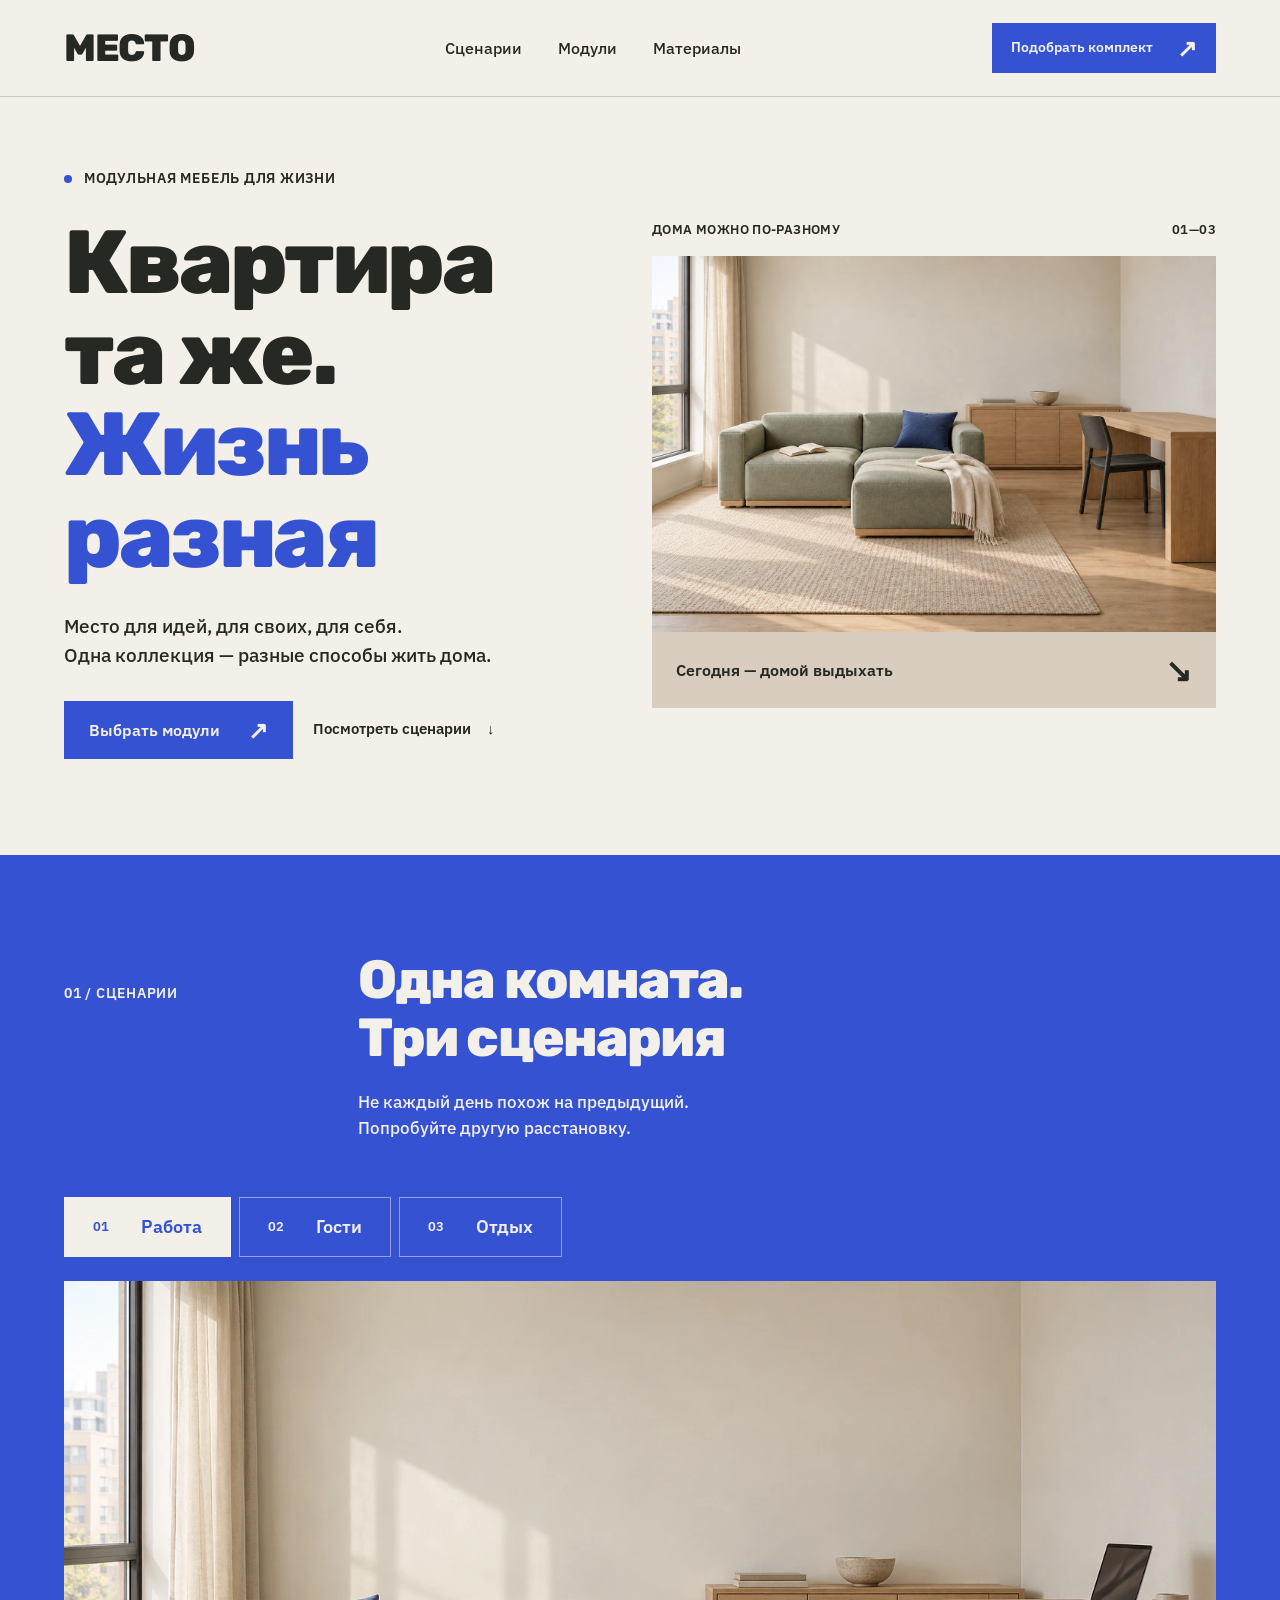
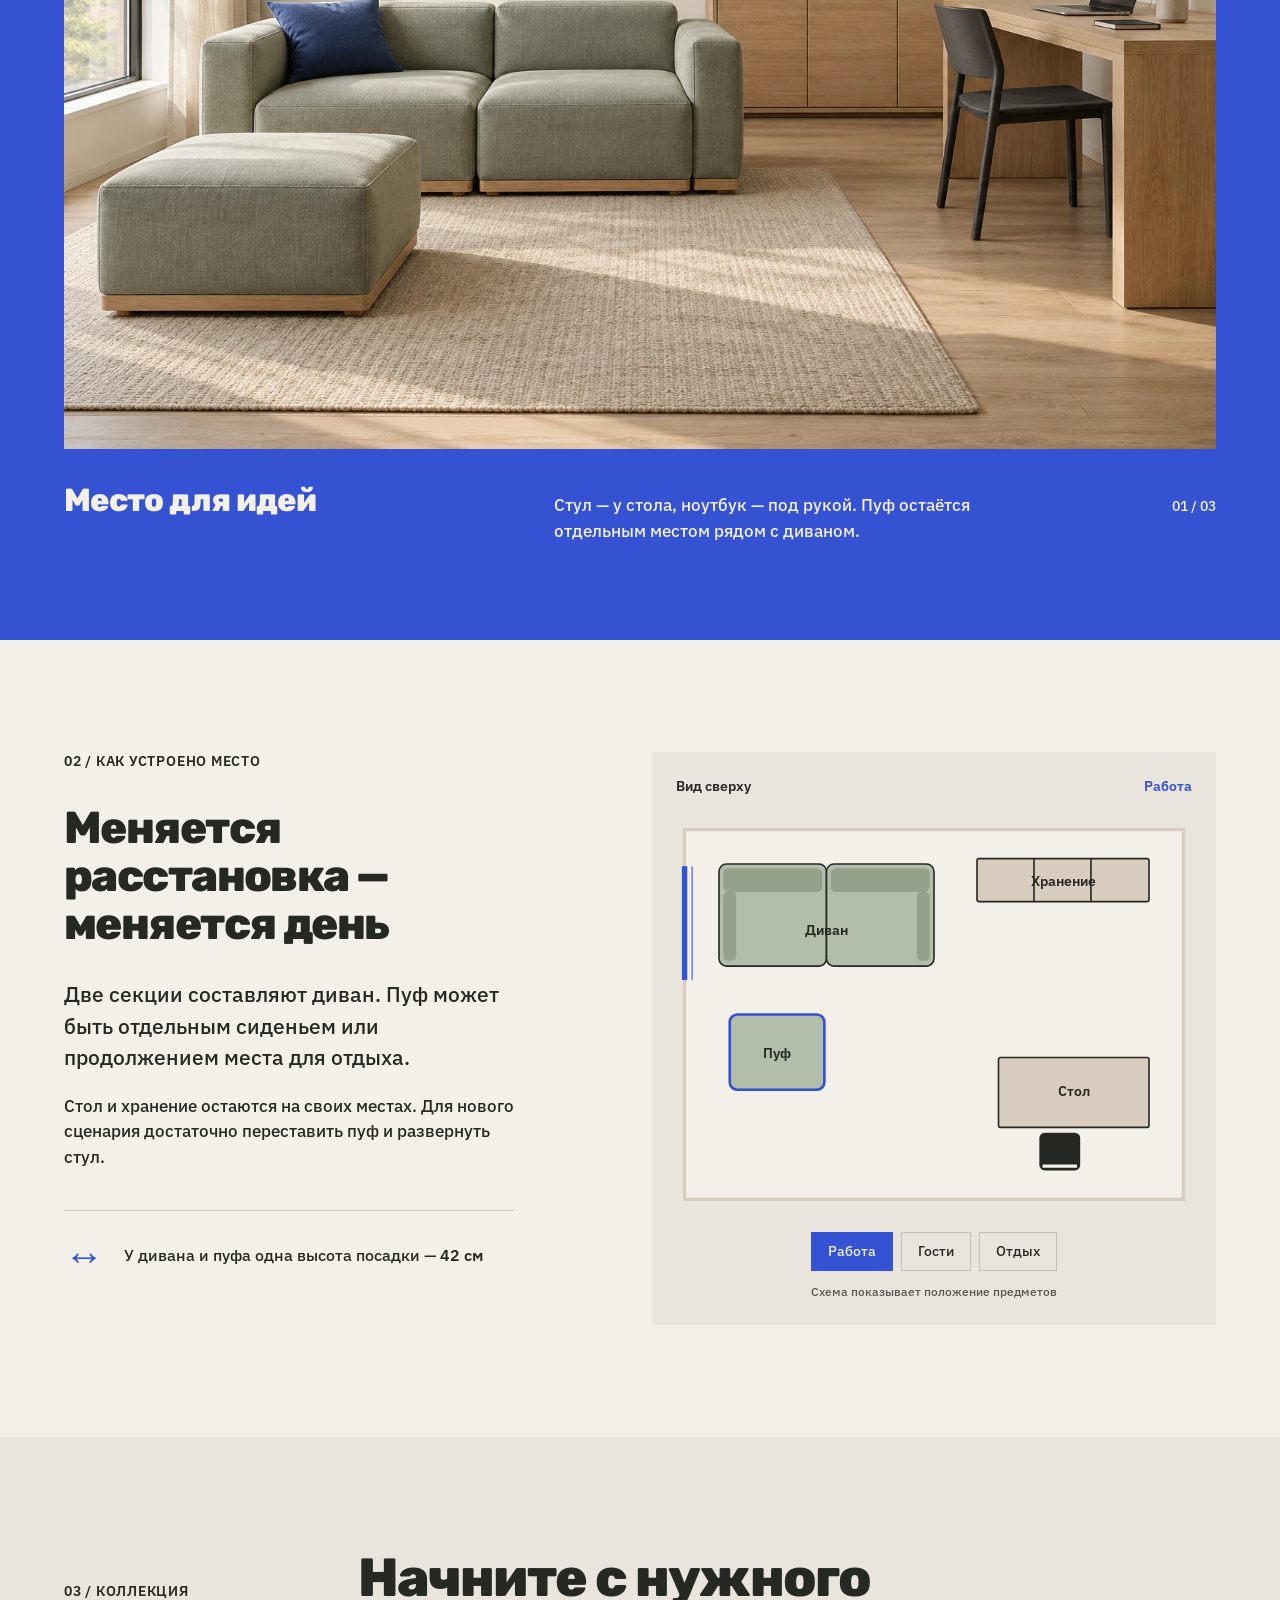
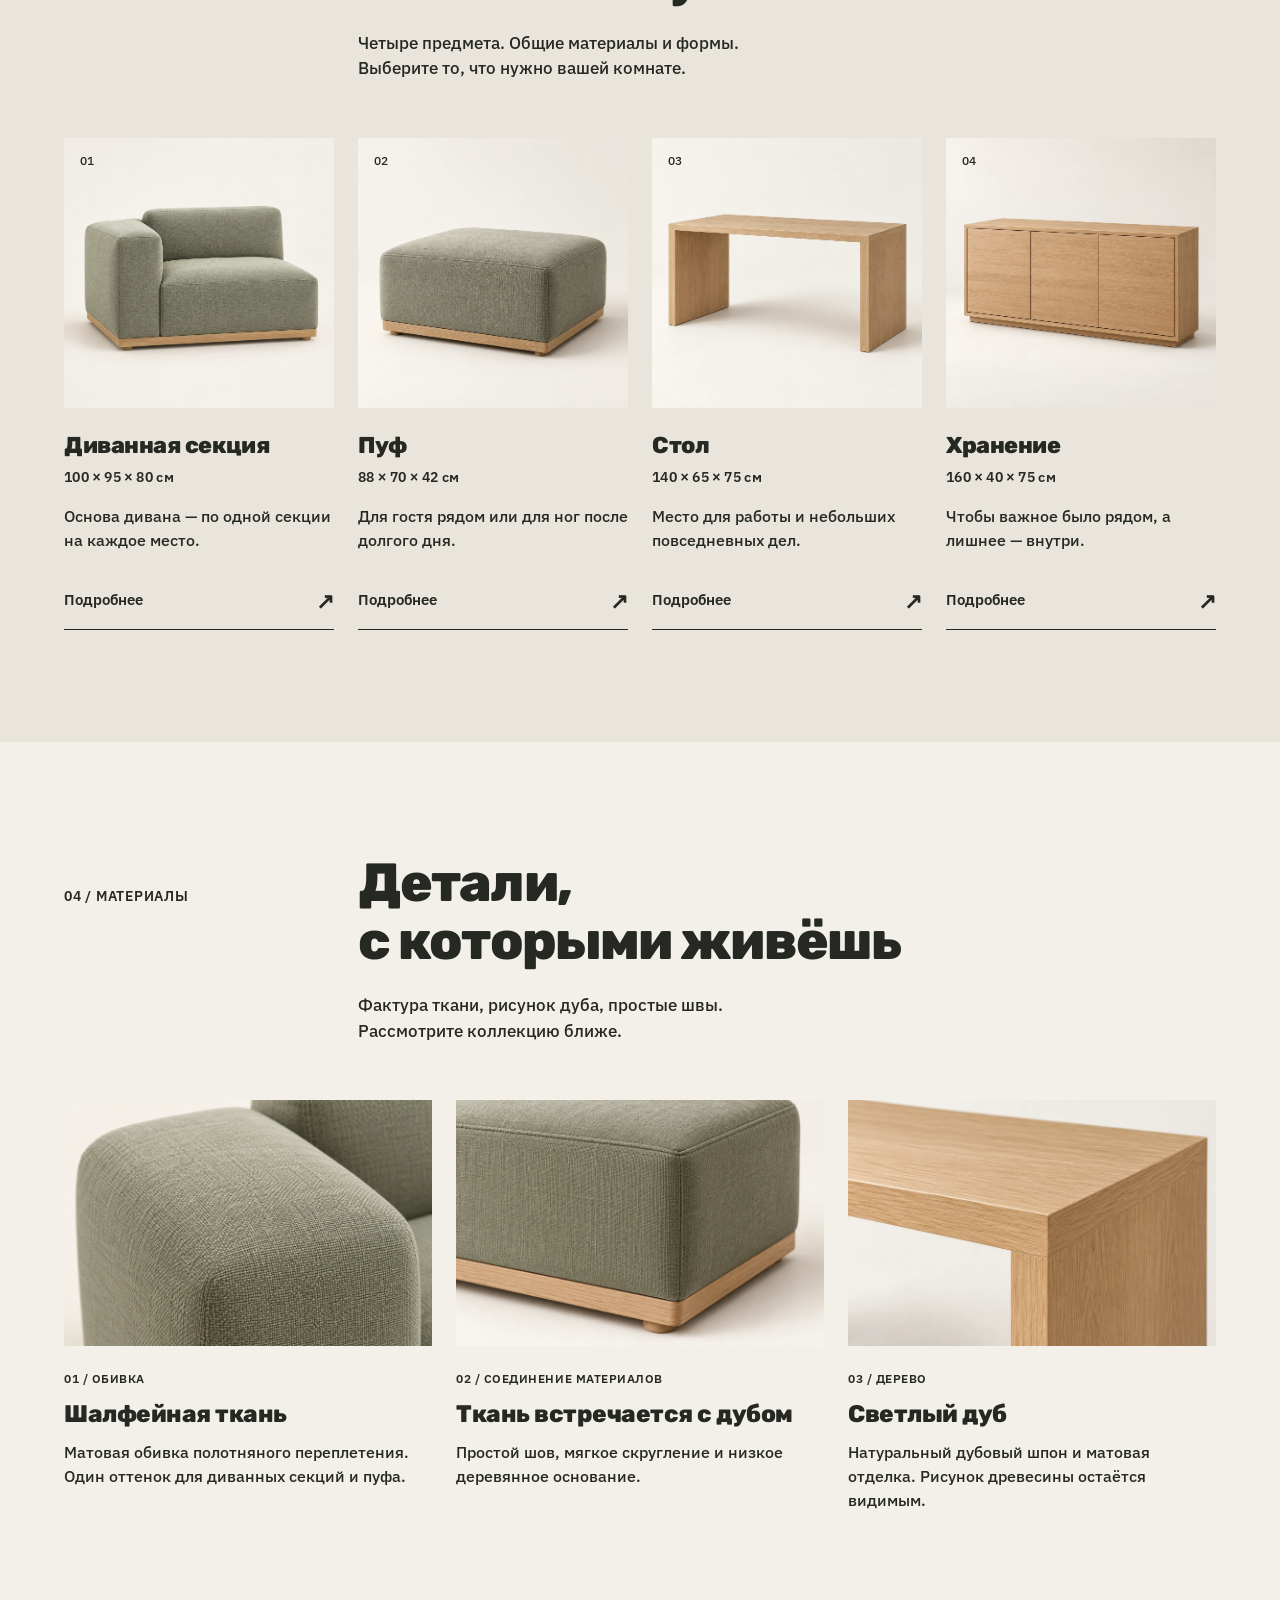
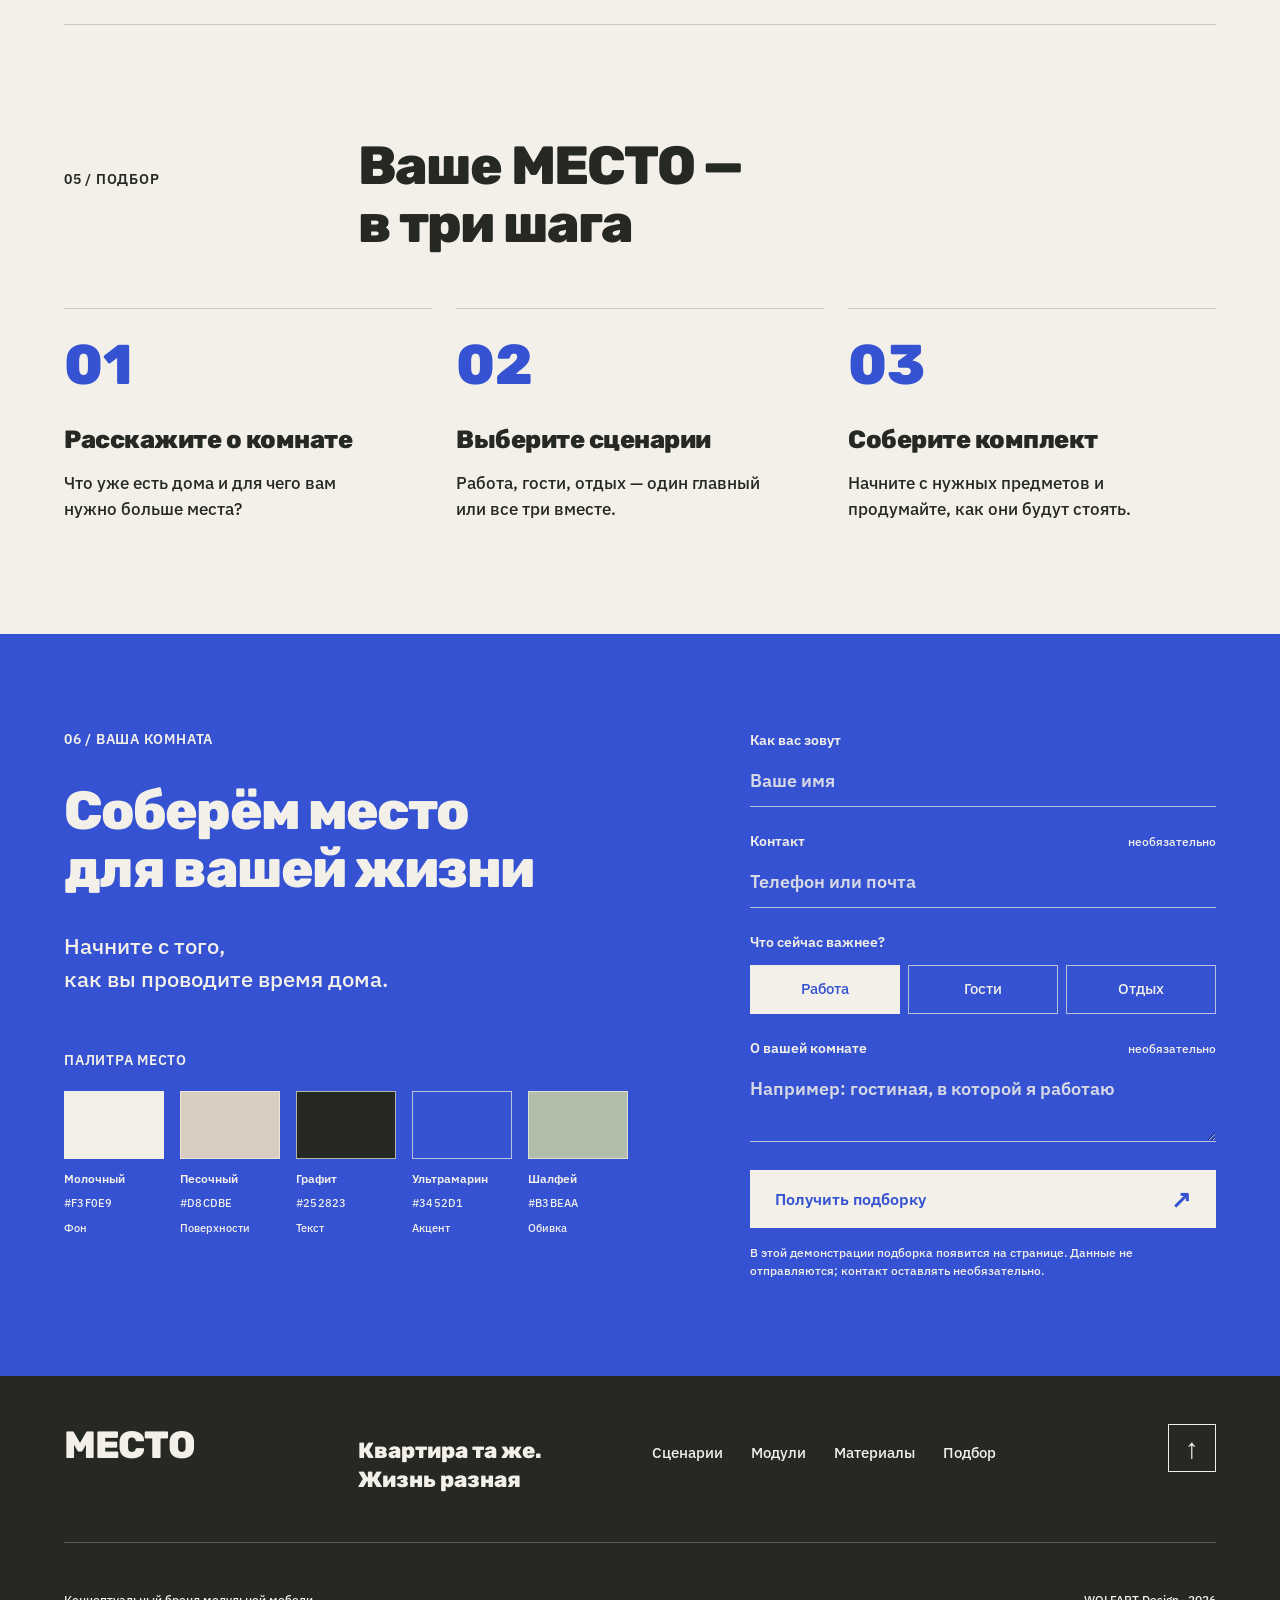
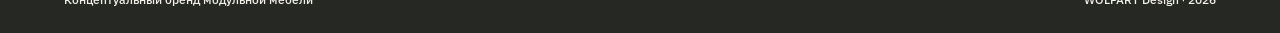
<file: index.html>
<!doctype html>
<html lang="ru">
<head>
  <meta charset="utf-8">
  <meta name="viewport" content="width=device-width, initial-scale=1">
  <meta name="theme-color" content="#F3F0E9">
  <meta name="description" content="МЕСТО — концептуальная коллекция модульной мебели. Одна комната для работы, встреч и отдыха.">
  <title>МЕСТО — квартира та же. Жизнь разная</title>
  <link rel="icon" href="assets/favicon.svg" type="image/svg+xml">
  <link rel="preload" href="assets/rubik-800.woff" as="font" type="font/woff" crossorigin>
  <link rel="stylesheet" href="assets/fonts.css">
  <link rel="stylesheet" href="styles.css?v=20261011-2">
  <script src="app.js" defer></script>
</head>
<body>
  <a class="skip" href="#main">К содержанию</a>
  <header class="site-header">
    <div class="container header-inner">
      <a class="wordmark" href="#home" aria-label="МЕСТО — начало страницы">МЕСТО</a>
      <nav class="desktop-nav" aria-label="Основная навигация">
        <a href="#scenarios">Сценарии</a><a href="#collection">Модули</a><a href="#materials">Материалы</a>
      </nav>
      <a class="button small header-cta" href="#selection">Подобрать комплект <span aria-hidden="true">↗</span></a>
      <button class="menu-toggle" type="button" aria-controls="mobile-nav" aria-expanded="false"><span>Меню</span><span class="menu-icon" aria-hidden="true"><i></i><i></i></span></button>
    </div>
    <nav id="mobile-nav" class="mobile-nav container" aria-label="Мобильная навигация" hidden><a href="#scenarios">Сценарии</a><a href="#collection">Модули</a><a href="#materials">Материалы</a><a href="#selection">Подобрать комплект ↗</a></nav>
  </header>
  <main id="main">
    <section class="hero container" id="home" aria-labelledby="hero-title">
      <div class="hero-copy">
        <p class="eyebrow"><span class="dot"></span> Модульная мебель для жизни</p>
        <h1 id="hero-title"><span>Квартира</span><span>та же.</span><span class="blue">Жизнь разная</span></h1>
        <p class="lead">Место для идей, для своих, для себя.<br>Одна коллекция — разные способы жить дома.</p>
        <div class="hero-actions"><a class="button" href="#collection">Выбрать модули <span aria-hidden="true">↗</span></a><a class="text-link" href="#scenarios">Посмотреть сценарии <span aria-hidden="true">↓</span></a></div>
      </div>
      <figure class="hero-figure">
        <div class="figure-label"><span>Дома можно по-разному</span><span>01—03</span></div>
        <img src="assets/room-rest.webp" width="1536" height="1024" alt="Светлая комната: шалфейный диван с приставленным пуфом, дубовый стол и тумба" fetchpriority="high">
        <figcaption><span>Сегодня — домой выдыхать</span><span class="round-arrow" aria-hidden="true">↘</span></figcaption>
      </figure>
    </section>

    <section class="scenarios section-blue" id="scenarios" aria-labelledby="scenarios-title">
      <div class="container">
        <div class="section-heading"><p class="eyebrow">01 / Сценарии</p><div><h2 id="scenarios-title">Одна комната.<br>Три сценария</h2><p>Не каждый день похож на предыдущий.<br>Попробуйте другую расстановку.</p></div></div>
        <div class="scenario-tabs" role="tablist" aria-label="Сценарий жизни дома">
          <button id="tab-work" role="tab" aria-selected="true" aria-controls="scenario-panel" data-scene="work" tabindex="0"><span>01</span> Работа</button>
          <button id="tab-guests" role="tab" aria-selected="false" aria-controls="scenario-panel" data-scene="guests" tabindex="-1"><span>02</span> Гости</button>
          <button id="tab-rest" role="tab" aria-selected="false" aria-controls="scenario-panel" data-scene="rest" tabindex="-1"><span>03</span> Отдых</button>
        </div>
        <div id="scenario-panel" role="tabpanel" aria-labelledby="tab-work" tabindex="0">
          <div class="scene-stage">
            <img class="scene-image is-active" data-image="work" src="assets/room-work.webp" width="1536" height="1024" alt="Работа: стул у стола с ноутбуком, пуф слева перед диваном" loading="lazy">
            <img class="scene-image" data-image="guests" src="assets/room-guests.webp" width="1536" height="1024" alt="Гости: пуф — отдельное сиденье, стул развёрнут к дивану" loading="lazy" aria-hidden="true">
            <img class="scene-image" data-image="rest" src="assets/room-rest.webp" width="1536" height="1024" alt="Отдых: пуф приставлен к правому сиденью дивана, рядом книга и плед" loading="lazy" aria-hidden="true">
          </div>
          <div class="scene-caption" aria-live="polite" aria-atomic="true"><h3 id="scene-title">Место для идей</h3><p id="scene-description">Стул — у стола, ноутбук — под рукой. Пуф остаётся отдельным местом рядом с диваном.</p><span class="scene-count" id="scene-count">01 / 03</span></div>
        </div>
      </div>
    </section>

    <section class="system container section-space" id="system" aria-labelledby="system-title">
      <div class="system-copy"><p class="eyebrow">02 / Как устроено МЕСТО</p><h2 id="system-title">Меняется расстановка —<br>меняется день</h2><p class="lead">Две секции составляют диван. Пуф может быть отдельным сиденьем или продолжением места для отдыха.</p><p>Стол и хранение остаются на своих местах. Для нового сценария достаточно переставить пуф и развернуть стул.</p><div class="system-note"><span class="note-mark" aria-hidden="true">↔</span><p>У дивана и пуфа одна высота посадки — <strong>42 см</strong></p></div></div>
      <div class="plan-card">
        <div class="plan-top"><span>Вид сверху</span><span id="plan-label">Работа</span></div>
        <svg id="room-plan" viewBox="0 0 480 360" role="img" aria-labelledby="plan-svg-title plan-svg-desc">
          <title id="plan-svg-title">Схема расстановки — работа</title><desc id="plan-svg-desc">Диван и тумба у задней стены, стол справа, пуф слева перед диваном, стул у стола. Схема условная.</desc>
          <rect x="8" y="8" width="464" height="344" fill="#F3F0E9" stroke="#D8CDBE" stroke-width="3"/>
          <path d="M8 42V148" stroke="#3452D1" stroke-width="5"/><path d="M15 42V148" stroke="#3452D1" stroke-width="1"/>
          <g fill="#B3BEAA" stroke="#252823" stroke-width="1.5"><rect x="40" y="40" width="100" height="95" rx="7"/><rect x="140" y="40" width="100" height="95" rx="7"/></g>
          <g fill="#95A18D"><rect x="44" y="44" width="92" height="22" rx="5"/><rect x="144" y="44" width="92" height="22" rx="5"/><rect x="44" y="66" width="12" height="64" rx="4"/><rect x="224" y="66" width="12" height="64" rx="4"/></g>
          <g fill="#D8CDBE" stroke="#252823" stroke-width="1.5"><rect x="280" y="35" width="160" height="40" rx="2"/><path d="M333 35V75M386 35V75"/><rect x="300" y="220" width="140" height="65" rx="2"/></g>
          <g id="plan-ottoman" transform="translate(50 180)"><rect width="88" height="70" rx="7" fill="#B3BEAA" stroke="#3452D1" stroke-width="2.5"/><text x="44" y="40" text-anchor="middle" class="plan-text">Пуф</text></g>
          <g id="plan-chair" transform="translate(338 290)"><rect width="38" height="35" rx="5" fill="#252823"/><path d="M3 31H35" stroke="#F3F0E9" stroke-width="3"/></g>
          <text x="140" y="106" text-anchor="middle" class="plan-text">Диван</text><text x="360" y="60" text-anchor="middle" class="plan-text">Хранение</text><text x="370" y="256" text-anchor="middle" class="plan-text">Стол</text>
        </svg>
        <div class="plan-controls" aria-label="Изменить схему расстановки"><button type="button" data-plan-scene="work" aria-pressed="true">Работа</button><button type="button" data-plan-scene="guests" aria-pressed="false">Гости</button><button type="button" data-plan-scene="rest" aria-pressed="false">Отдых</button></div>
        <p class="plan-footnote">Схема показывает положение предметов</p>
      </div>
    </section>

    <section class="collection section-space" id="collection" aria-labelledby="collection-title">
      <div class="container">
        <div class="section-heading"><p class="eyebrow">03 / Коллекция</p><div><h2 id="collection-title">Начните с нужного</h2><p>Четыре предмета. Общие материалы и формы.<br>Выберите то, что нужно вашей комнате.</p></div></div>
        <div class="product-grid">
          <article class="product"><div class="product-image"><span class="product-number">01</span><img src="assets/section.webp" width="1254" height="1254" alt="Левая диванная секция с одним подлокотником и открытой стороной стыка" loading="lazy"></div><h3>Диванная секция</h3><p class="product-size">100 × 95 × 80 см</p><p>Основа дивана — по одной секции на каждое место.</p><button class="detail-link" type="button" data-product="section">Подробнее <span aria-hidden="true">↗</span></button></article>
          <article class="product"><div class="product-image"><span class="product-number">02</span><img src="assets/ottoman.webp" width="1254" height="1254" alt="Прямоугольный шалфейный пуф на низком дубовом основании" loading="lazy"></div><h3>Пуф</h3><p class="product-size">88 × 70 × 42 см</p><p>Для гостя рядом или для ног после долгого дня.</p><button class="detail-link" type="button" data-product="ottoman">Подробнее <span aria-hidden="true">↗</span></button></article>
          <article class="product"><div class="product-image"><span class="product-number">03</span><img src="assets/desk.webp" width="1254" height="1254" alt="Дубовый стол с двумя широкими боковыми панельными опорами" loading="lazy"></div><h3>Стол</h3><p class="product-size">140 × 65 × 75 см</p><p>Место для работы и небольших повседневных дел.</p><button class="detail-link" type="button" data-product="desk">Подробнее <span aria-hidden="true">↗</span></button></article>
          <article class="product"><div class="product-image"><span class="product-number">04</span><img src="assets/storage.webp" width="1254" height="1254" alt="Низкая дубовая тумба с тремя закрытыми фасадами" loading="lazy"></div><h3>Хранение</h3><p class="product-size">160 × 40 × 75 см</p><p>Чтобы важное было рядом, а лишнее — внутри.</p><button class="detail-link" type="button" data-product="storage">Подробнее <span aria-hidden="true">↗</span></button></article>
        </div>
      </div>
    </section>

    <section class="materials container section-space" id="materials" aria-labelledby="materials-title">
      <div class="section-heading"><p class="eyebrow">04 / Материалы</p><div><h2 id="materials-title">Детали,<br>с которыми живёшь</h2><p>Фактура ткани, рисунок дуба, простые швы.<br>Рассмотрите коллекцию ближе.</p></div></div>
      <div class="material-grid">
        <figure><img src="assets/detail-fabric.webp" width="1536" height="1024" alt="Крупный план переплетения шалфейной ткани на подлокотнике" loading="lazy"><figcaption><span>01 / Обивка</span><h3>Шалфейная ткань</h3><p>Матовая обивка полотняного переплетения. Один оттенок для диванных секций и пуфа.</p></figcaption></figure>
        <figure><img src="assets/detail-base.webp" width="1536" height="1024" alt="Шов обивки пуфа и переход к низкому дубовому основанию" loading="lazy"><figcaption><span>02 / Соединение материалов</span><h3>Ткань встречается с дубом</h3><p>Простой шов, мягкое скругление и низкое деревянное основание.</p></figcaption></figure>
        <figure><img src="assets/detail-oak.webp" width="1536" height="1024" alt="Дубовый шпон и обработанная кромка угла столешницы" loading="lazy"><figcaption><span>03 / Дерево</span><h3>Светлый дуб</h3><p>Натуральный дубовый шпон и матовая отделка. Рисунок древесины остаётся видимым.</p></figcaption></figure>
      </div>
    </section>

    <section class="process container section-space" id="process" aria-labelledby="process-title">
      <div class="section-heading"><p class="eyebrow">05 / Подбор</p><div><h2 id="process-title">Ваше МЕСТО —<br>в три шага</h2></div></div>
      <ol class="steps"><li><span class="step-num">01</span><h3>Расскажите о комнате</h3><p>Что уже есть дома и для чего вам нужно больше места?</p></li><li><span class="step-num">02</span><h3>Выберите сценарии</h3><p>Работа, гости, отдых — один главный или все три вместе.</p></li><li><span class="step-num">03</span><h3>Соберите комплект</h3><p>Начните с нужных предметов и продумайте, как они будут стоять.</p></li></ol>
    </section>

    <section class="selection section-blue" id="selection" aria-labelledby="selection-title">
      <div class="container selection-layout"><div><p class="eyebrow">06 / Ваша комната</p><h2 id="selection-title">Соберём место<br>для вашей жизни</h2><p class="lead">Начните с того,<br>как вы проводите время дома.</p><div class="selection-palette"><p class="eyebrow">Палитра МЕСТО</p><ul class="brand-palette" aria-label="Пять цветов коллекции МЕСТО"><li><span class="palette-swatch palette-milk" aria-hidden="true"></span><span class="palette-name">Молочный</span><span class="palette-hex">#F3F0E9</span><span class="palette-role">Фон</span></li><li><span class="palette-swatch palette-sand" aria-hidden="true"></span><span class="palette-name">Песочный</span><span class="palette-hex">#D8CDBE</span><span class="palette-role">Поверхности</span></li><li><span class="palette-swatch palette-graphite" aria-hidden="true"></span><span class="palette-name">Графит</span><span class="palette-hex">#252823</span><span class="palette-role">Текст</span></li><li><span class="palette-swatch palette-ultramarine" aria-hidden="true"></span><span class="palette-name">Ультрамарин</span><span class="palette-hex">#3452D1</span><span class="palette-role">Акцент</span></li><li><span class="palette-swatch palette-sage" aria-hidden="true"></span><span class="palette-name">Шалфей</span><span class="palette-hex">#B3BEAA</span><span class="palette-role">Обивка</span></li></ul></div></div>
      <form id="selection-form">
        <label for="visitor-name">Как вас зовут<input id="visitor-name" name="name" autocomplete="given-name" placeholder="Ваше имя" maxlength="80" required></label>
        <label for="visitor-contact">Контакт <span class="optional">необязательно</span><input id="visitor-contact" name="contact" autocomplete="email" placeholder="Телефон или почта" maxlength="120"></label>
        <fieldset><legend>Что сейчас важнее?</legend><div class="radio-choices"><label><input type="radio" name="priority" value="work" checked><span>Работа</span></label><label><input type="radio" name="priority" value="guests"><span>Гости</span></label><label><input type="radio" name="priority" value="rest"><span>Отдых</span></label></div></fieldset>
        <label for="visitor-room">О вашей комнате <span class="optional">необязательно</span><textarea id="visitor-room" name="room" rows="2" maxlength="1000" placeholder="Например: гостиная, в которой я работаю"></textarea></label>
        <button class="button button-milk" type="submit">Получить подборку <span aria-hidden="true">↗</span></button>
        <p class="form-note">В этой демонстрации подборка появится на странице. Данные не отправляются; контакт оставлять необязательно.</p>
        <div id="selection-result" class="selection-result" hidden aria-live="polite" tabindex="-1"><p class="eyebrow">Ваша подборка</p><h3 id="result-title"></h3><p id="result-description"></p><ul id="result-items"></ul><button type="button" id="download-selection" class="text-link">Сохранить подборку <span aria-hidden="true">↓</span></button></div>
      </form></div>
    </section>
  </main>
  <footer class="site-footer"><div class="container"><div class="footer-top"><a class="wordmark" href="#home">МЕСТО</a><p>Квартира та же.<br>Жизнь разная</p><nav aria-label="Навигация в подвале"><a href="#scenarios">Сценарии</a><a href="#collection">Модули</a><a href="#materials">Материалы</a><a href="#selection">Подбор</a></nav><a class="back-top" href="#home" aria-label="Вернуться к началу страницы">↑</a></div><div class="footer-bottom"><span>Концептуальный бренд модульной мебели</span><span>WOLFART Design · 2026</span></div></div></footer>
  <dialog id="product-dialog" aria-labelledby="product-dialog-title"><button class="dialog-close" type="button" aria-label="Закрыть описание предмета">×</button><div class="dialog-grid"><img id="dialog-image" alt="" width="1254" height="1254"><div><p class="eyebrow">Коллекция МЕСТО</p><h2 id="product-dialog-title"></h2><p id="dialog-size" class="product-size"></p><p id="dialog-description"></p><dl id="dialog-spec"></dl><a class="button" id="dialog-select" href="#selection">Подобрать комплект <span aria-hidden="true">↗</span></a></div></div></dialog>
</body>
</html>
</file>
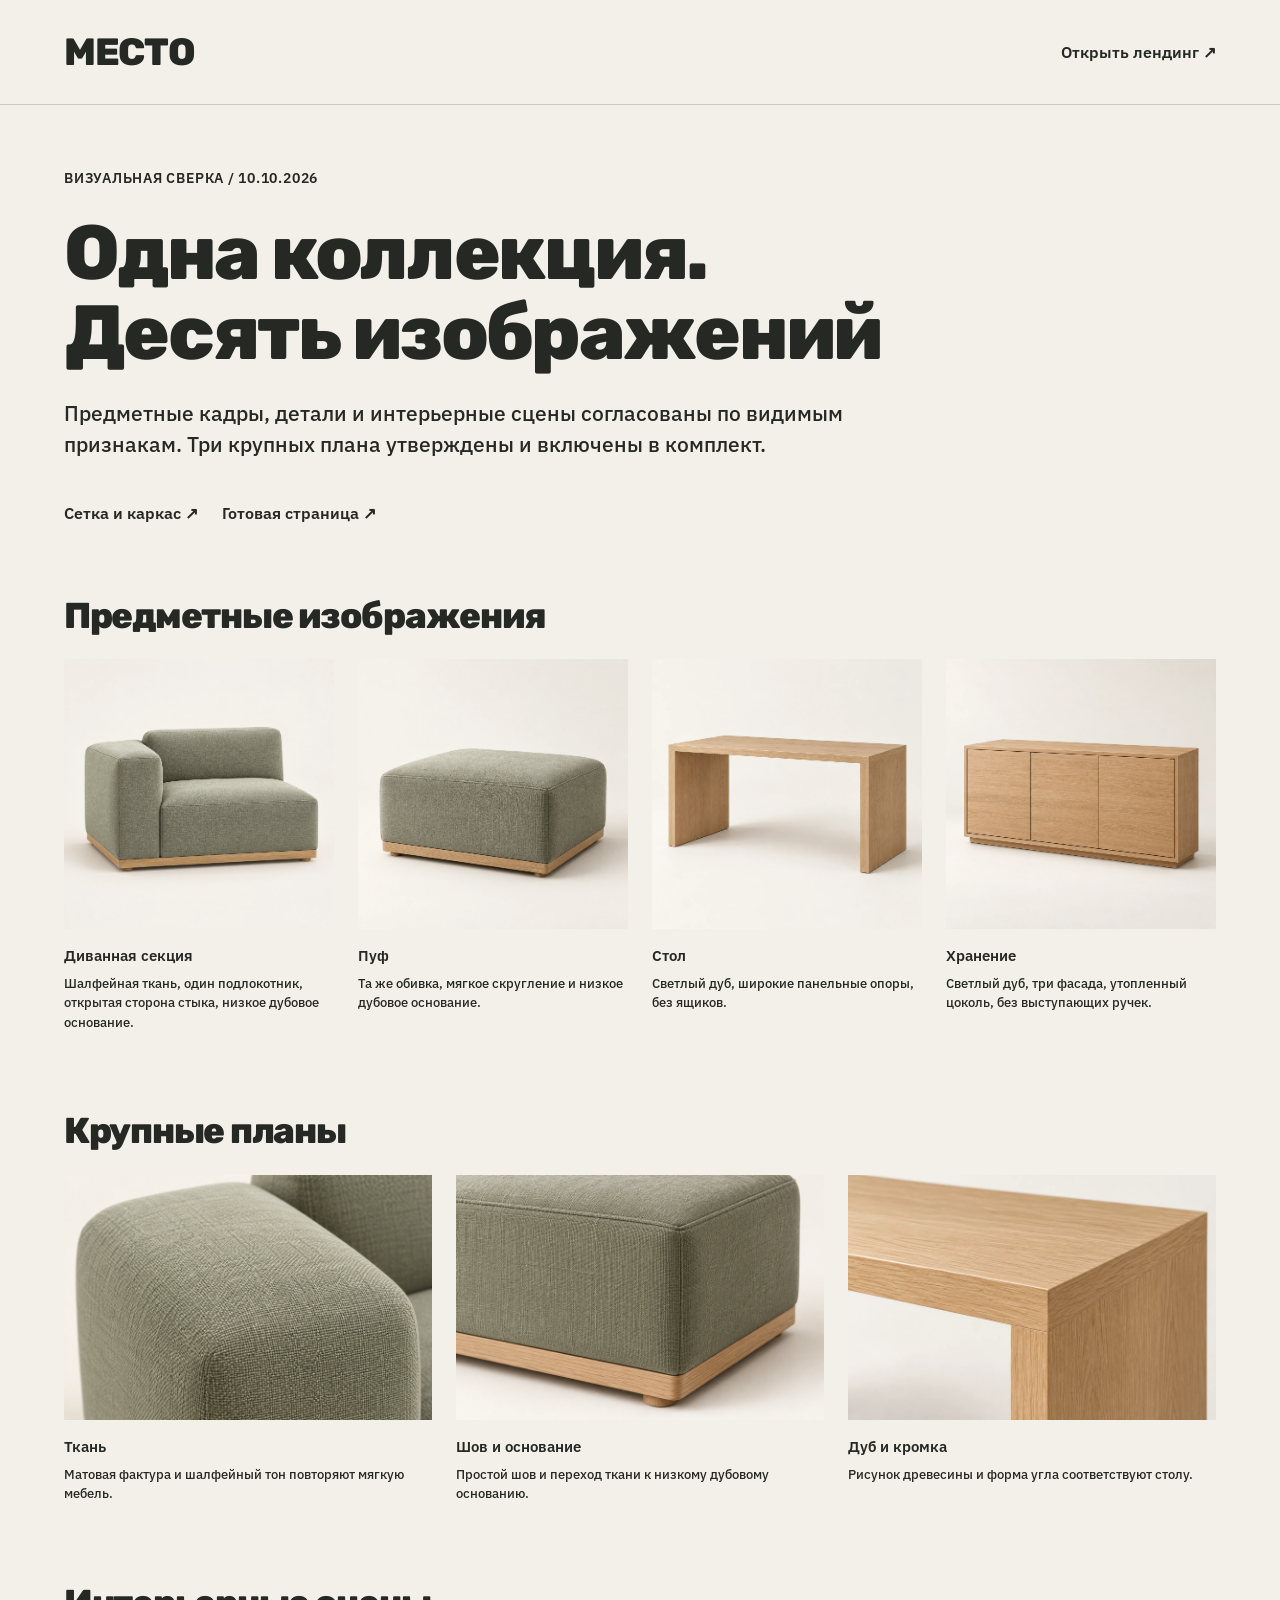
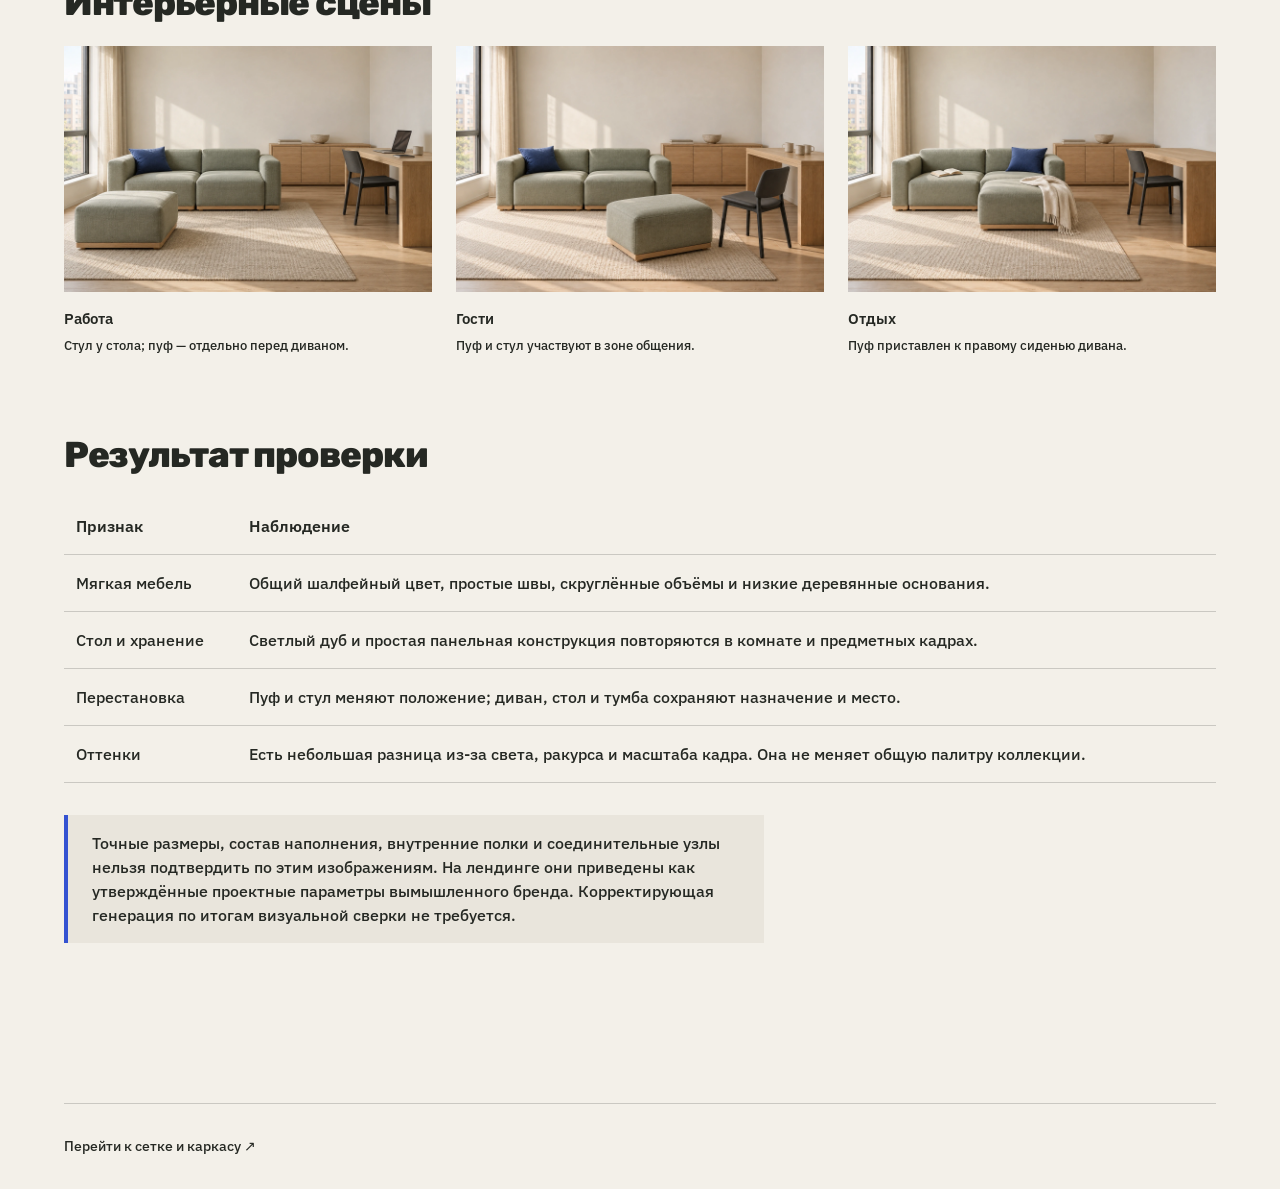
<file: review.html>
<!doctype html><html lang="ru"><head><meta charset="utf-8"><meta name="viewport" content="width=device-width,initial-scale=1"><title>МЕСТО — проверка коллекции</title><link rel="icon" href="assets/favicon.svg"><link rel="stylesheet" href="assets/fonts.css"><link rel="stylesheet" href="styles.css"><link rel="stylesheet" href="design-review.css"></head><body>
<header class="review-header"><div class="container"><a class="wordmark" href="index.html">МЕСТО</a><a class="text-link" href="index.html">Открыть лендинг ↗</a></div></header>
<main class="container review-main"><p class="eyebrow">Визуальная сверка / 10.10.2026</p><h1>Одна коллекция.<br>Десять изображений</h1><p class="lead">Предметные кадры, детали и интерьерные сцены согласованы по видимым признакам. Три крупных плана утверждены и включены в комплект.</p><div class="review-links"><a class="text-link" href="structure.html">Сетка и каркас ↗</a><a class="text-link" href="index.html">Готовая страница ↗</a></div>
<h2>Предметные изображения</h2><div class="audit-grid four"><figure><img src="assets/section.webp" width="1254" height="1254" alt="Диванная секция" loading="lazy"><figcaption><strong>Диванная секция</strong><span>Шалфейная ткань, один подлокотник, открытая сторона стыка, низкое дубовое основание.</span></figcaption></figure><figure><img src="assets/ottoman.webp" width="1254" height="1254" alt="Пуф" loading="lazy"><figcaption><strong>Пуф</strong><span>Та же обивка, мягкое скругление и низкое дубовое основание.</span></figcaption></figure><figure><img src="assets/desk.webp" width="1254" height="1254" alt="Стол" loading="lazy"><figcaption><strong>Стол</strong><span>Светлый дуб, широкие панельные опоры, без ящиков.</span></figcaption></figure><figure><img src="assets/storage.webp" width="1254" height="1254" alt="Хранение" loading="lazy"><figcaption><strong>Хранение</strong><span>Светлый дуб, три фасада, утопленный цоколь, без выступающих ручек.</span></figcaption></figure></div>
<h2>Крупные планы</h2><div class="audit-grid"><figure><img src="assets/detail-fabric.webp" width="1536" height="1024" alt="Фактура обивки" loading="lazy"><figcaption><strong>Ткань</strong><span>Матовая фактура и шалфейный тон повторяют мягкую мебель.</span></figcaption></figure><figure><img src="assets/detail-base.webp" width="1536" height="1024" alt="Шов и дубовое основание" loading="lazy"><figcaption><strong>Шов и основание</strong><span>Простой шов и переход ткани к низкому дубовому основанию.</span></figcaption></figure><figure><img src="assets/detail-oak.webp" width="1536" height="1024" alt="Дубовый угол стола" loading="lazy"><figcaption><strong>Дуб и кромка</strong><span>Рисунок древесины и форма угла соответствуют столу.</span></figcaption></figure></div>
<h2>Интерьерные сцены</h2><div class="audit-grid"><figure><img src="assets/room-work.webp" width="1536" height="1024" alt="Сценарий работы" loading="lazy"><figcaption><strong>Работа</strong><span>Стул у стола; пуф — отдельно перед диваном.</span></figcaption></figure><figure><img src="assets/room-guests.webp" width="1536" height="1024" alt="Сценарий гостей" loading="lazy"><figcaption><strong>Гости</strong><span>Пуф и стул участвуют в зоне общения.</span></figcaption></figure><figure><img src="assets/room-rest.webp" width="1536" height="1024" alt="Сценарий отдыха" loading="lazy"><figcaption><strong>Отдых</strong><span>Пуф приставлен к правому сиденью дивана.</span></figcaption></figure></div>
<h2>Результат проверки</h2><table class="review-table"><thead><tr><th>Признак</th><th>Наблюдение</th></tr></thead><tbody><tr><td>Мягкая мебель</td><td>Общий шалфейный цвет, простые швы, скруглённые объёмы и низкие деревянные основания.</td></tr><tr><td>Стол и хранение</td><td>Светлый дуб и простая панельная конструкция повторяются в комнате и предметных кадрах.</td></tr><tr><td>Перестановка</td><td>Пуф и стул меняют положение; диван, стол и тумба сохраняют назначение и место.</td></tr><tr><td>Оттенки</td><td>Есть небольшая разница из-за света, ракурса и масштаба кадра. Она не меняет общую палитру коллекции.</td></tr></tbody></table>
<p class="review-note">Точные размеры, состав наполнения, внутренние полки и соединительные узлы нельзя подтвердить по этим изображениям. На лендинге они приведены как утверждённые проектные параметры вымышленного бренда. Корректирующая генерация по итогам визуальной сверки не требуется.</p>
</main><footer class="container review-footer"><a href="structure.html">Перейти к сетке и каркасу ↗</a></footer></body></html>
</file>
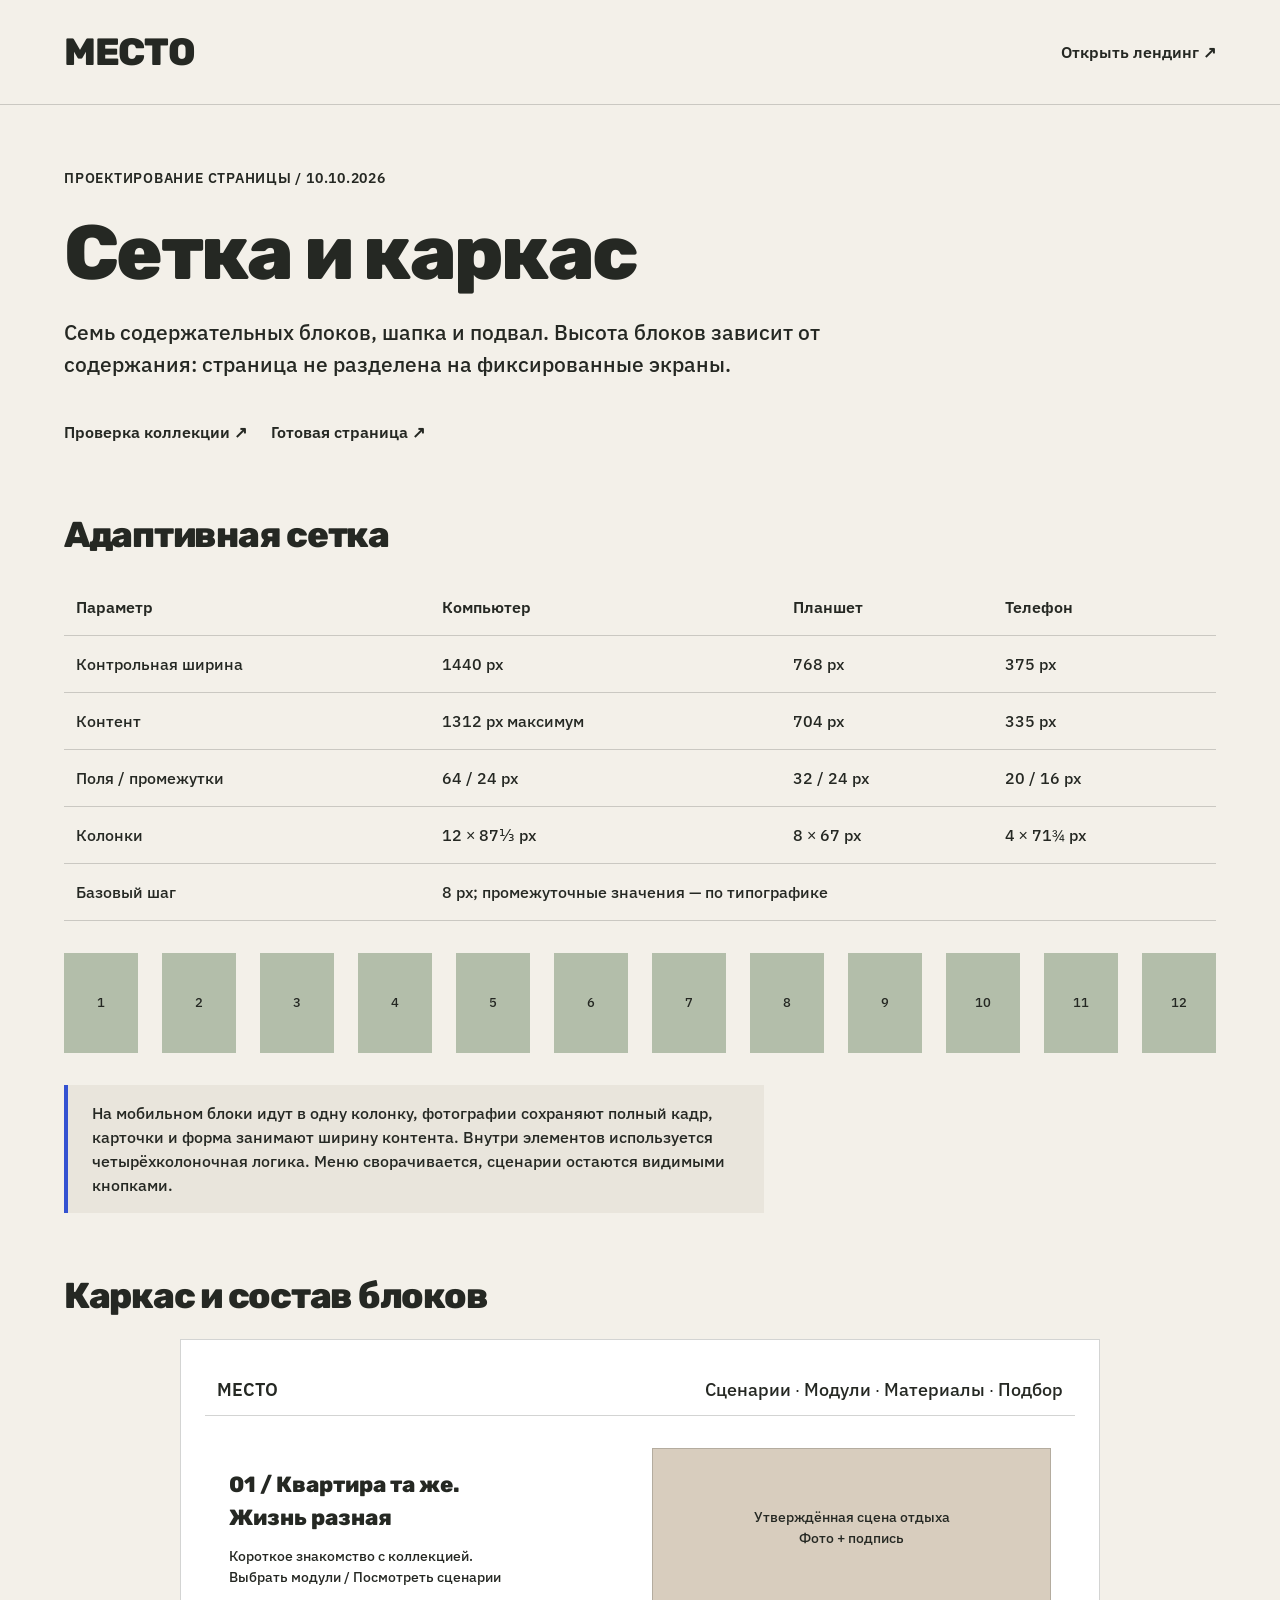
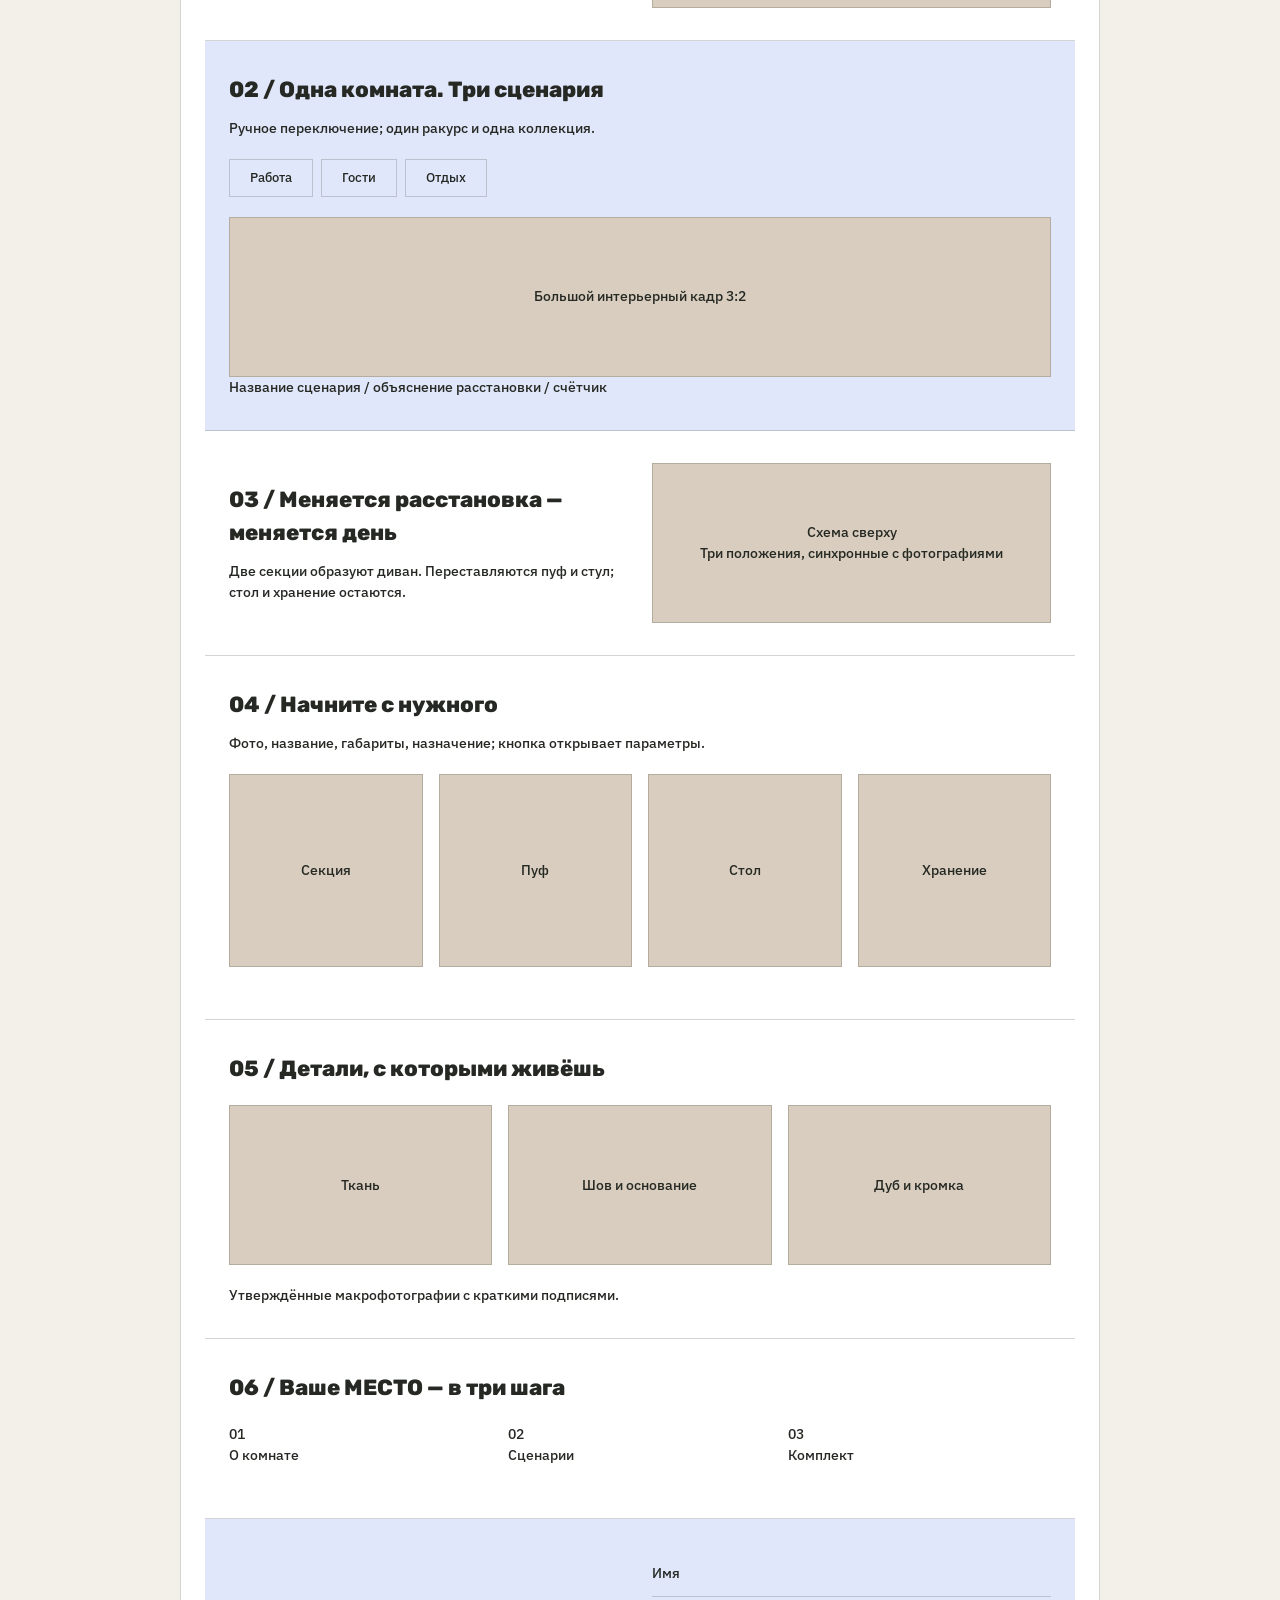
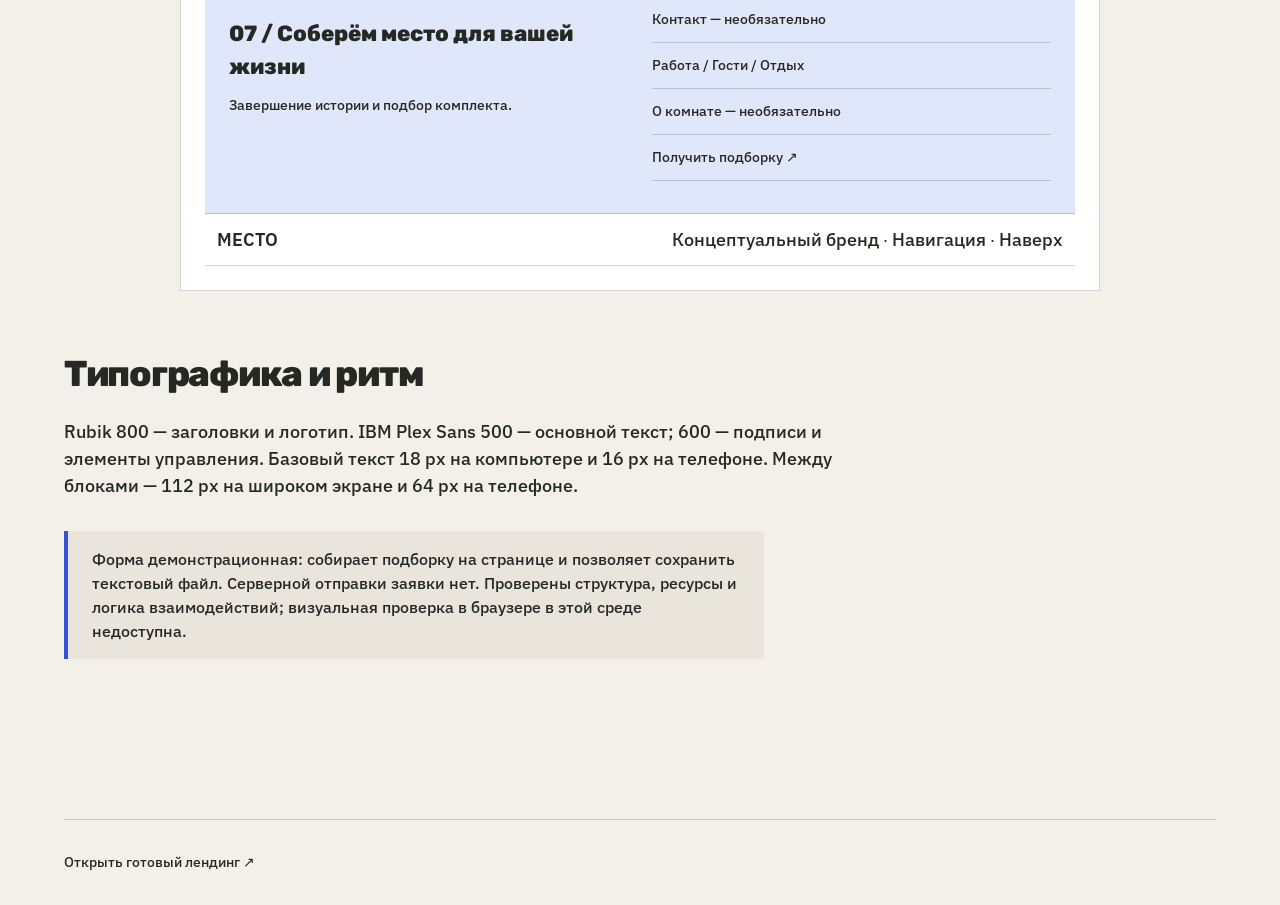
<file: structure.html>
<!doctype html><html lang="ru"><head><meta charset="utf-8"><meta name="viewport" content="width=device-width,initial-scale=1"><title>МЕСТО — сетка и каркас</title><link rel="icon" href="assets/favicon.svg"><link rel="stylesheet" href="assets/fonts.css"><link rel="stylesheet" href="styles.css"><link rel="stylesheet" href="design-review.css"></head><body>
<header class="review-header"><div class="container"><a class="wordmark" href="index.html">МЕСТО</a><a class="text-link" href="index.html">Открыть лендинг ↗</a></div></header>
<main class="container review-main"><p class="eyebrow">Проектирование страницы / 10.10.2026</p><h1>Сетка и каркас</h1><p class="lead">Семь содержательных блоков, шапка и подвал. Высота блоков зависит от содержания: страница не разделена на фиксированные экраны.</p><div class="review-links"><a class="text-link" href="review.html">Проверка коллекции ↗</a><a class="text-link" href="index.html">Готовая страница ↗</a></div>
<h2>Адаптивная сетка</h2><table class="review-table"><thead><tr><th>Параметр</th><th>Компьютер</th><th>Планшет</th><th>Телефон</th></tr></thead><tbody><tr><td>Контрольная ширина</td><td>1440 px</td><td>768 px</td><td>375 px</td></tr><tr><td>Контент</td><td>1312 px максимум</td><td>704 px</td><td>335 px</td></tr><tr><td>Поля / промежутки</td><td>64 / 24 px</td><td>32 / 24 px</td><td>20 / 16 px</td></tr><tr><td>Колонки</td><td>12 × 87⅓ px</td><td>8 × 67 px</td><td>4 × 71¾ px</td></tr><tr><td>Базовый шаг</td><td colspan="3">8 px; промежуточные значения — по типографике</td></tr></tbody></table>
<div class="grid-demo" aria-label="Демонстрация колонок сетки"><span>1</span><span>2</span><span>3</span><span>4</span><span>5</span><span>6</span><span>7</span><span>8</span><span>9</span><span>10</span><span>11</span><span>12</span></div><p class="review-note">На мобильном блоки идут в одну колонку, фотографии сохраняют полный кадр, карточки и форма занимают ширину контента. Внутри элементов используется четырёхколоночная логика. Меню сворачивается, сценарии остаются видимыми кнопками.</p>
<h2>Каркас и состав блоков</h2>
<div class="wireframe">
<div class="wire-header"><b>МЕСТО</b><span>Сценарии · Модули · Материалы · Подбор</span></div>
<section class="wire-block wire-row"><div><strong>01 / Квартира та же.<br>Жизнь разная</strong><p>Короткое знакомство с коллекцией.<br>Выбрать модули / Посмотреть сценарии</p></div><div class="wire-photo">Утверждённая сцена отдыха<br>Фото + подпись</div></section>
<section class="wire-block wire-blue"><strong>02 / Одна комната. Три сценария</strong><p>Ручное переключение; один ракурс и одна коллекция.</p><div class="wire-tabs"><span>Работа</span><span>Гости</span><span>Отдых</span></div><div class="wire-photo">Большой интерьерный кадр 3:2</div><p>Название сценария / объяснение расстановки / счётчик</p></section>
<section class="wire-block wire-row"><div><strong>03 / Меняется расстановка — меняется день</strong><p>Две секции образуют диван. Переставляются пуф и стул; стол и хранение остаются.</p></div><div class="wire-photo">Схема сверху<br>Три положения, синхронные с фотографиями</div></section>
<section class="wire-block"><strong>04 / Начните с нужного</strong><p>Фото, название, габариты, назначение; кнопка открывает параметры.</p><div class="wire-four"><div class="wire-photo">Секция</div><div class="wire-photo">Пуф</div><div class="wire-photo">Стол</div><div class="wire-photo">Хранение</div></div></section>
<section class="wire-block"><strong>05 / Детали, с которыми живёшь</strong><div class="wire-three"><div class="wire-photo">Ткань</div><div class="wire-photo">Шов и основание</div><div class="wire-photo">Дуб и кромка</div></div><p>Утверждённые макрофотографии с краткими подписями.</p></section>
<section class="wire-block"><strong>06 / Ваше МЕСТО — в три шага</strong><div class="wire-three"><p>01<br>О комнате</p><p>02<br>Сценарии</p><p>03<br>Комплект</p></div></section>
<section class="wire-block wire-blue wire-row"><div><strong>07 / Соберём место для вашей жизни</strong><p>Завершение истории и подбор комплекта.</p></div><div><div class="wire-field">Имя</div><div class="wire-field">Контакт — необязательно</div><div class="wire-field">Работа / Гости / Отдых</div><div class="wire-field">О комнате — необязательно</div><div class="wire-field">Получить подборку ↗</div></div></section>
<div class="wire-header"><b>МЕСТО</b><span>Концептуальный бренд · Навигация · Наверх</span></div></div>
<h2>Типографика и ритм</h2><p>Rubik 800 — заголовки и логотип. IBM Plex Sans 500 — основной текст; 600 — подписи и элементы управления. Базовый текст 18 px на компьютере и 16 px на телефоне. Между блоками — 112 px на широком экране и 64 px на телефоне.</p><p class="review-note">Форма демонстрационная: собирает подборку на странице и позволяет сохранить текстовый файл. Серверной отправки заявки нет. Проверены структура, ресурсы и логика взаимодействий; визуальная проверка в браузере в этой среде недоступна.</p>
</main><footer class="container review-footer"><a href="index.html">Открыть готовый лендинг ↗</a></footer></body></html>
</file>
<file: assets/fonts.css>
@font-face{font-family:Plex;font-style:normal;font-weight:500;font-display:swap;src:url("plex-500.woff") format("woff")}
@font-face{font-family:Plex;font-style:normal;font-weight:600;font-display:swap;src:url("plex-600.woff") format("woff")}
@font-face{font-family:Rubik;font-style:normal;font-weight:800;font-display:swap;src:url("rubik-800.woff") format("woff")}
</file>
<file: styles.css>
:root{--milk:#F3F0E9;--sand:#D8CDBE;--ink:#252823;--blue:#3452D1;--sage:#B3BEAA;--line:rgba(37,40,35,.2);--gutter:24px;--page-pad:64px;--max:1312px;--head:Rubik,Arial,sans-serif;--body:Plex,Arial,sans-serif;color-scheme:light}
*{box-sizing:border-box}html{scroll-behavior:smooth;scroll-padding-top:112px}body{margin:0;background:var(--milk);color:var(--ink);font:500 18px/1.5 var(--body);-webkit-font-smoothing:antialiased}button,input,textarea{font:inherit}a{color:inherit;text-decoration:none}button{cursor:pointer}img{display:block;max-width:100%;height:auto}figure,p,h1,h2,h3{margin:0}h1,h2,h3{font-family:var(--head);font-weight:800}h1,h2{letter-spacing:-.035em}h2{font-size:clamp(40px,4.2vw,64px);line-height:1.07}h3{font-size:26px;line-height:1.2;letter-spacing:-.02em}p{max-width:70ch}button,a,input,textarea,[tabindex]{-webkit-tap-highlight-color:transparent}button:focus-visible,a:focus-visible,input:focus-visible,textarea:focus-visible,[tabindex]:focus-visible{outline:3px solid var(--blue);outline-offset:5px}.section-blue :focus-visible{outline-color:var(--milk)}[hidden]{display:none!important}.container{width:calc(100% - var(--page-pad)*2);max-width:var(--max);margin-inline:auto}.section-space{padding-block:112px}.eyebrow{font-size:14px;font-weight:600;letter-spacing:.055em;text-transform:uppercase;line-height:1.4}.lead{font-size:21px;line-height:1.5}.blue{color:var(--blue)}.dot{display:inline-block;width:8px;height:8px;background:var(--blue);margin-right:8px;border-radius:50%}.button{display:inline-flex;align-items:center;justify-content:space-between;gap:28px;min-height:56px;background:var(--blue);color:var(--milk);padding:16px 24px;border:1px solid transparent;font-weight:600;font-size:16px;line-height:1.4;transition:background .2s,transform .2s}.button:hover{background:#293FA8}.button span{font-size:24px;line-height:1}.button.small{min-height:48px;padding:12px 18px;font-size:14px;gap:24px}.button-milk{background:var(--milk);color:var(--blue)}.button-milk:hover{background:#e6e1d6}.text-link{display:inline-flex;align-items:center;gap:16px;border:0;background:none;padding:8px 0;font-weight:600;font-size:16px;color:inherit}.text-link:hover{text-decoration:underline;text-underline-offset:5px}.skip{position:fixed;z-index:100;left:20px;top:10px;padding:12px;background:var(--blue);color:var(--milk);transform:translateY(-160%)}.skip:focus{transform:none}
.site-header{position:sticky;top:0;z-index:20;background:var(--milk);border-bottom:1px solid var(--line)}.header-inner{display:flex;align-items:center;justify-content:space-between;min-height:96px;gap:28px}.wordmark{font-family:var(--head);font-weight:800;font-size:38px;line-height:1;letter-spacing:-.035em}.desktop-nav{display:flex;gap:36px;font-size:16px}.desktop-nav a:hover{color:var(--blue)}.menu-toggle,.mobile-nav{display:none}
.hero{display:grid;grid-template-columns:repeat(12,minmax(0,1fr));gap:var(--gutter);padding-block:72px 96px}.hero-copy{grid-column:span 5}.hero h1{font-size:clamp(72px,7vw,104px);line-height:1.02;margin:28px 0 30px}.hero h1>span{display:block}.hero .lead{font-size:19px}.hero-actions{display:flex;align-items:flex-start;gap:20px;margin-top:32px;flex-wrap:wrap}.hero-actions .text-link{min-height:56px;font-size:15px}.hero-figure{grid-column:7/span 6;align-self:center}.figure-label{display:flex;justify-content:space-between;font-size:13px;font-weight:600;text-transform:uppercase;letter-spacing:.03em;padding-bottom:16px}.hero-figure img{width:100%;aspect-ratio:3/2;object-fit:contain}.hero-figure figcaption{display:flex;align-items:center;justify-content:space-between;background:var(--sand);padding:22px 24px;gap:16px;font-size:16px;font-weight:600}.round-arrow{font-size:32px;line-height:1}
.section-heading{display:grid;grid-template-columns:repeat(12,minmax(0,1fr));gap:var(--gutter);margin-bottom:56px}.section-heading>.eyebrow{grid-column:span 3;padding-top:8px}.section-heading>div{grid-column:4/-1;display:flex;align-items:flex-start;justify-content:space-between;gap:40px}.section-heading>div>p{font-size:17px;max-width:340px;padding-top:8px}.section-blue{background:var(--blue);color:var(--milk)}.scenarios{padding-block:96px}.scenarios .section-heading>div{display:block}.scenarios .section-heading>div>p{max-width:none;margin-top:24px}.scenario-tabs{display:flex;gap:8px;margin-bottom:24px}.scenario-tabs button{border:1px solid rgba(243,240,233,.5);background:transparent;color:var(--milk);padding:16px 28px;display:flex;gap:32px;align-items:center;min-height:60px;line-height:1.2;font-weight:600;font-size:18px}.scenario-tabs button>span{font-size:13px}.scenario-tabs button[aria-selected=true]{background:var(--milk);color:var(--blue);border-color:var(--milk)}.scenario-tabs button:hover{border-color:var(--milk)}.scene-stage{position:relative;width:100%;aspect-ratio:3/2;background:var(--sand);overflow:hidden}.scene-image{position:absolute;inset:0;width:100%;height:100%;object-fit:contain;opacity:0;transition:opacity .35s ease}.scene-image.is-active{opacity:1}.scene-caption{display:grid;grid-template-columns:repeat(12,minmax(0,1fr));gap:var(--gutter);align-items:start;padding-top:32px}.scene-caption h3{grid-column:span 5;font-size:32px}.scene-caption p{grid-column:6/span 5;font-size:17px;max-width:440px}.scene-count{grid-column:12;text-align:right;font-size:14px;white-space:nowrap;padding-top:6px}
.system{display:grid;grid-template-columns:repeat(12,minmax(0,1fr));gap:var(--gutter)}.system-copy{grid-column:span 5;padding-right:16px}.system-copy h2{font-size:clamp(38px,3.5vw,52px);margin:32px 0}.system-copy>.lead{margin-bottom:20px}.system-copy>p:not(.eyebrow):not(.lead){font-size:17px}.system-note{display:flex;gap:20px;align-items:center;margin-top:40px;border-top:1px solid var(--line);padding-top:24px;font-size:16px}.note-mark{color:var(--blue);font-size:40px;line-height:1}.system-note strong{white-space:nowrap}.plan-card{grid-column:7/span 6;background:#E9E5DC;padding:24px;align-self:center}.plan-top{display:flex;justify-content:space-between;gap:20px;font-weight:600;font-size:14px;padding-bottom:24px}.plan-top span:last-child{color:var(--blue)}#room-plan{display:block;width:100%;height:auto}.plan-text{font-family:var(--body);font-size:13px;fill:var(--ink);font-weight:600}.plan-controls{display:flex;gap:8px;justify-content:center;margin-top:24px}.plan-controls button{font-size:14px;padding:8px 16px;color:var(--ink);background:transparent;border:1px solid var(--line)}.plan-controls button[aria-pressed=true]{background:var(--blue);color:var(--milk);border-color:var(--blue)}.plan-footnote{text-align:center;font-size:12px;margin:12px auto 0;color:#56594F}
.collection{background:#E9E5DC}.collection .section-heading>div{display:block}.collection .section-heading>div>p{margin-top:24px;max-width:none}.product-grid{display:grid;grid-template-columns:repeat(4,minmax(0,1fr));gap:24px}.product-image{position:relative;background:var(--milk);aspect-ratio:1}.product-image img{width:100%;height:100%;object-fit:contain}.product-number{position:absolute;top:14px;left:16px;font-size:12px;z-index:1}.product h3{font-size:23px;margin-top:24px}.product-size{font-size:14px;letter-spacing:.025em;font-weight:600;margin:8px 0 16px}.product>p:not(.product-size){font-size:16px;min-height:72px}.detail-link{display:flex;align-items:center;justify-content:space-between;width:100%;background:none;border:0;border-bottom:1px solid var(--ink);color:var(--ink);padding:16px 0 12px;margin-top:16px;font-size:15px;font-weight:600}.detail-link:hover{color:var(--blue);border-color:var(--blue)}.detail-link span{font-size:22px}
.materials .section-heading>div{display:block}.materials .section-heading>div>p{margin-top:24px;max-width:none}.material-grid{display:grid;grid-template-columns:repeat(3,minmax(0,1fr));gap:24px}.material-grid img{width:100%;aspect-ratio:3/2;object-fit:cover}.material-grid figcaption{padding-top:24px}.material-grid figcaption>span{font-size:12px;font-weight:600;text-transform:uppercase;letter-spacing:.045em}.material-grid h3{font-size:24px;margin:12px 0}.material-grid p{font-size:16px}.process{border-top:1px solid var(--line)}.steps{list-style:none;padding:0;margin:0;display:grid;grid-template-columns:repeat(3,minmax(0,1fr));gap:24px}.steps li{border-top:1px solid var(--line);padding-top:28px;padding-right:24px}.step-num{font-family:var(--head);font-size:56px;color:var(--blue);line-height:1}.steps h3{font-size:25px;margin:32px 0 16px}.steps p{font-size:17px;max-width:32ch}
.selection{padding-block:96px}.selection-layout{display:grid;grid-template-columns:repeat(12,minmax(0,1fr));gap:24px}.selection-layout>div{grid-column:span 6}.selection h2{margin:32px 0;max-width:600px}.selection .lead{font-size:22px}.selection-palette{margin-top:56px}.selection-palette>.eyebrow{margin-bottom:20px}.brand-palette{display:grid;grid-template-columns:repeat(5,minmax(0,1fr));gap:12px;list-style:none;padding:0;margin:0}.brand-palette li{min-width:0}.brand-palette li>span{display:block}.palette-swatch{width:100%;height:68px;border:1px solid rgba(243,240,233,.7);margin-bottom:12px}.palette-milk{background:#F3F0E9}.palette-sand{background:#D8CDBE}.palette-graphite{background:#252823}.palette-ultramarine{background:#3452D1}.palette-sage{background:#B3BEAA}.palette-name{font-size:12px;font-weight:600;line-height:1.4;color:var(--milk)}.palette-hex{font-size:11px;letter-spacing:.02em;line-height:1.5;margin-top:4px;color:var(--milk)}.palette-role{font-size:11px;line-height:1.5;margin-top:4px;color:var(--milk)}.selection form{grid-column:8/span 5}.selection form>label{display:block;font-size:14px;font-weight:600;margin-bottom:24px}.optional{font-size:12px;float:right;font-weight:500}.selection input:not([type=radio]),.selection textarea{display:block;width:100%;background:transparent;border:0;border-bottom:1px solid rgba(243,240,233,.7);border-radius:0;color:var(--milk);font-size:18px;line-height:1.5;padding:12px 0;resize:vertical}.selection input::placeholder,.selection textarea::placeholder{color:var(--milk);opacity:.85}.selection fieldset{border:0;padding:0;margin:24px 0}.selection legend{padding:0;margin-bottom:12px;font-size:14px;font-weight:600}.radio-choices{display:flex;gap:8px}.radio-choices label{position:relative;flex:1}.radio-choices input{position:absolute;width:1px;height:1px;opacity:0}.radio-choices span{display:block;text-align:center;padding:12px 8px;border:1px solid rgba(243,240,233,.7);font-size:15px}.radio-choices input:checked+span{background:var(--milk);color:var(--blue)}.radio-choices input:focus-visible+span{outline:3px solid var(--milk);outline-offset:4px}.selection form>.button{width:100%;margin-top:4px}.form-note{font-size:12px;line-height:1.5;margin-top:16px;max-width:55ch}.selection-result{border-top:1px solid var(--milk);margin-top:40px;padding-top:24px}.selection-result h3{font-size:28px;margin:12px 0 16px}.selection-result>p:not(.eyebrow){font-size:16px}.selection-result ul{font-size:16px;padding-left:20px}.selection-result .text-link{color:var(--milk)}
.site-footer{background:var(--ink);color:var(--milk);padding-block:48px 24px}.footer-top{display:grid;grid-template-columns:3fr 3fr 5fr 1fr;gap:24px;align-items:start}.footer-top>p{font-family:var(--head);font-weight:800;font-size:22px;line-height:1.3}.footer-top nav{display:flex;flex-wrap:wrap;gap:16px 28px;font-size:15px}.footer-top nav a:hover{text-decoration:underline}.back-top{justify-self:end;border:1px solid var(--milk);width:48px;height:48px;display:grid;place-items:center;font-size:28px}.footer-bottom{display:flex;justify-content:space-between;gap:24px;padding-top:48px;margin-top:48px;border-top:1px solid rgba(243,240,233,.25);font-size:12px}.site-footer :focus-visible{outline-color:var(--milk)}
dialog{width:min(1080px,calc(100% - 48px));max-height:calc(100dvh - 48px);padding:48px;border:0;background:var(--milk);color:var(--ink);overflow:auto}dialog::backdrop{background:rgba(37,40,35,.65)}.dialog-close{position:absolute;right:16px;top:12px;border:0;background:none;color:var(--ink);font-size:32px;width:40px;height:40px}.dialog-grid{display:grid;grid-template-columns:1fr 1fr;gap:40px;align-items:start}.dialog-grid>img{width:100%;height:auto}.dialog-grid h2{font-size:38px;margin-top:20px}.dialog-grid .product-size{font-size:16px;margin-block:16px 24px}.dialog-grid p{font-size:16px}.dialog-grid dl{margin:24px 0 32px;font-size:14px}.dialog-grid dt{font-weight:600;border-top:1px solid var(--line);padding-top:12px}.dialog-grid dd{margin:4px 0 12px}.dialog-grid .button{font-size:14px;padding-inline:18px;gap:16px}
@media(min-width:1600px){.hero{padding-block:96px 112px}}
@media(max-width:1199px){:root{--page-pad:40px}.hero h1{font-size:78px}.hero-copy{grid-column:span 6}.hero-figure{grid-column:7/span 6}.hero .lead{font-size:17px}.hero-actions{gap:8px}.desktop-nav{gap:24px}.section-heading>div{display:block}.section-heading>div>p{margin-top:24px}.product-grid{gap:20px}.product h3{font-size:21px}.material-grid h3{font-size:21px}.selection form{grid-column:8/span 5}.section-space{padding-block:88px}}
@media(max-width:991px){:root{--page-pad:32px}.header-inner{min-height:80px}.desktop-nav{display:none}.header-cta{margin-left:auto}.menu-toggle{display:flex;align-items:center;gap:14px;background:none;border:0;padding:12px 0;color:var(--ink);font-size:15px;min-height:44px}.menu-icon{display:grid;gap:6px;width:24px}.menu-icon i{display:block;width:24px;height:2px;background:var(--ink)}.mobile-nav{display:grid;padding-block:16px 24px;gap:12px}.mobile-nav a{padding:8px 0;font-size:20px}.hero{grid-template-columns:repeat(8,minmax(0,1fr));padding-top:48px}.hero-copy{grid-column:span 4}.hero-figure{grid-column:5/span 4}.hero h1{font-size:64px}.hero-actions .button{width:100%}.hero-actions .text-link{min-height:44px}.figure-label{font-size:11px}.hero-figure figcaption{padding:16px;font-size:14px}.section-heading{grid-template-columns:repeat(8,minmax(0,1fr));margin-bottom:40px}.section-heading>.eyebrow{grid-column:span 2}.section-heading>div{grid-column:3/-1}.system{grid-template-columns:repeat(8,minmax(0,1fr))}.system-copy{grid-column:span 4;padding-right:0}.plan-card{grid-column:5/span 4;padding:16px}.system-copy h2{font-size:37px}.system-copy .lead{font-size:19px}.plan-controls{gap:4px}.plan-controls button{padding:8px;font-size:12px}.product-grid{grid-template-columns:repeat(2,minmax(0,1fr));gap:40px 24px}.product h3{font-size:26px}.product>p:not(.product-size){min-height:48px}.scene-caption h3{font-size:28px}.material-grid{gap:20px}.material-grid h3{font-size:19px}.material-grid p{font-size:14px}.steps h3{font-size:22px}.selection-layout{grid-template-columns:repeat(8,minmax(0,1fr))}.selection-layout>div{grid-column:span 4}.selection form{grid-column:5/span 4}.selection h2{font-size:44px}.footer-top{grid-template-columns:3fr 4fr 1fr}.footer-top>p{display:none}.dialog-grid{gap:24px}dialog{padding:40px 24px}.dialog-grid h2{font-size:32px}}
@media(max-width:639px){:root{--page-pad:20px;--gutter:16px}body{font-size:16px}html{scroll-padding-top:88px}.header-inner{min-height:72px;gap:16px}.wordmark{font-size:30px}.header-cta{display:none}.menu-toggle{margin-left:auto}.hero{display:block;padding-block:40px 56px}.hero h1{font-size:clamp(48px,12.6vw,72px);margin:24px 0;max-width:540px}.hero h1 .blue{max-width:510px}.hero .lead{font-size:17px}.hero-actions{display:grid;gap:12px;margin-top:28px}.hero-actions .button{width:auto}.hero-actions .text-link{justify-content:space-between;padding:8px 0}.hero-figure{margin-top:40px}.figure-label{font-size:11px;padding-bottom:12px}.hero-figure figcaption{padding:16px;font-size:14px}.round-arrow{font-size:26px}.eyebrow{font-size:11px;letter-spacing:.04em}.section-space{padding-block:64px}h2{font-size:clamp(36px,9.6vw,48px)}.section-heading{display:block;margin-bottom:32px}.section-heading>.eyebrow{padding-top:0;margin-bottom:24px}.section-heading>div>p{font-size:16px;max-width:35ch;margin-top:20px}.scenarios{padding-block:64px}.scenario-tabs{gap:6px;margin-bottom:16px}.scenario-tabs button{flex:1;padding:12px 8px;justify-content:center;gap:8px;min-height:48px;font-size:15px}.scenario-tabs button>span{font-size:10px}.scene-caption{display:block;padding-top:24px}.scene-caption h3{font-size:27px;margin-bottom:12px}.scene-caption p{font-size:16px;max-width:37ch}.scene-count{display:block;text-align:left;margin-top:16px;font-size:12px}.system{display:block}.system-copy h2{font-size:36px;margin-block:24px}.system-copy .lead{font-size:19px}.system-copy>p:not(.eyebrow):not(.lead){font-size:16px}.system-note{margin-top:28px;padding-top:20px}.plan-card{margin-top:32px;padding:20px 12px}.plan-controls{gap:8px}.plan-controls button{padding:10px 14px;font-size:14px}.plan-top{font-size:12px;padding:0 8px 16px}.product-grid{grid-template-columns:1fr;gap:36px}.product-image{aspect-ratio:1;max-width:460px}.product h3{font-size:25px;margin-top:20px}.product-size{font-size:14px;margin:8px 0 12px}.product>p:not(.product-size){min-height:0;font-size:16px}.detail-link{margin-top:12px}.material-grid{grid-template-columns:1fr;gap:36px}.material-grid h3{font-size:24px}.material-grid p{font-size:16px;max-width:40ch}.material-grid figcaption{padding-top:20px}.steps{grid-template-columns:1fr;gap:28px}.steps li{display:grid;grid-template-columns:52px 1fr;column-gap:20px;padding:24px 0 0}.step-num{grid-row:span 2;font-size:36px}.steps h3{font-size:23px;margin:0 0 12px}.steps p{font-size:16px;max-width:34ch}.selection{padding-block:64px}.selection-layout{display:block}.selection h2{font-size:42px;margin-block:24px}.selection .lead{font-size:19px}.selection-palette{margin-top:32px}.brand-palette{grid-template-columns:repeat(2,minmax(0,1fr));gap:20px 16px}.palette-swatch{height:64px}.palette-name{font-size:14px}.palette-hex,.palette-role{font-size:12px}.selection form{margin-top:40px}.selection input:not([type=radio]),.selection textarea{font-size:17px}.optional{font-size:11px}.radio-choices span{font-size:14px}.form-note{font-size:12px}.site-footer{padding-top:36px}.footer-top{grid-template-columns:1fr auto;gap:28px}.footer-top nav{grid-column:1/-1;grid-row:2;gap:16px 24px;font-size:15px}.back-top{width:44px;height:44px}.footer-bottom{display:block;padding-top:24px;margin-top:32px;font-size:11px}.footer-bottom span{display:block;margin-bottom:8px}.dialog-grid{display:block}.dialog-grid>img{width:100%;max-width:420px;margin:auto}.dialog-grid>div{padding-top:20px}.dialog-grid h2{font-size:32px}dialog{width:calc(100% - 24px);padding:44px 20px 24px;max-height:calc(100dvh - 24px)}.dialog-grid .button{width:100%}}
@media(prefers-reduced-motion:reduce){html{scroll-behavior:auto}*,*::before,*::after{transition:none!important;animation:none!important}}

@media(min-width:640px) and (max-width:991px){.brand-palette{grid-template-columns:repeat(3,minmax(0,1fr));gap:20px 12px}.selection-palette{margin-top:40px}}

/* Shared geometry for desktop and mobile. */
.hero-copy,.hero-figure,.section-heading>div,.system-copy,.plan-card,.selection-layout>div,.selection form{min-width:0}
.section-heading{align-items:first baseline}
.section-heading>.eyebrow{padding-top:0}
.section-heading>div>p{padding-top:0}
.scene-caption{align-items:first baseline}
.scene-count{padding-top:0}
.footer-top{align-items:first baseline}
.optional{float:none;margin-left:auto;text-align:right}
.selection form>label{display:flex;flex-wrap:wrap;gap:4px 12px;align-items:baseline}
.selection form>label>input,.selection form>label>textarea{flex-basis:100%}
.brand-palette{gap:20px 16px}
.brand-palette li{display:grid;grid-row:span 4;grid-template-rows:subgrid}
.brand-palette li>span{margin:0}
.brand-palette .palette-swatch{margin-bottom:0}
.brand-palette{row-gap:8px}
.brand-palette .palette-swatch{margin-bottom:4px}
@media(min-width:640px){
 .product-grid{row-gap:0}
 .product{display:grid;grid-row:span 5;grid-template-rows:subgrid;min-width:0}
 .product>p:not(.product-size){min-height:0}
 .material-grid{row-gap:0}
 .material-grid>figure{display:grid;grid-row:span 4;grid-template-rows:subgrid;min-width:0}
 .material-grid figcaption{display:grid;grid-row:span 3;grid-template-rows:subgrid}
 .material-grid figcaption>span{display:block}
 .steps{row-gap:0}
 .steps li{display:grid;grid-row:span 3;grid-template-rows:subgrid;padding-right:0;min-width:0}
}
@media(min-width:640px) and (max-width:991px){
 .product:nth-child(n+3){margin-top:40px}
 .hero-copy,.hero-figure{grid-column:1/-1}
 .hero-figure{margin-top:16px}
 .hero-actions .button{width:auto}
 .hero h1{font-size:clamp(64px,9vw,84px)}
}
@media(max-width:639px){
 .product-image{max-width:none}
 .selection h2{font-size:clamp(36px,10.5vw,42px)}
 .selection form>label{column-gap:8px}
 .brand-palette{row-gap:8px}
 .brand-palette li:nth-child(n+3){padding-top:16px}
 .steps li{grid-template-columns:48px minmax(0,1fr);column-gap:16px}
 .system-note{gap:16px}
 .plan-controls{gap:8px}
 .plan-controls button{padding-inline:10px;min-width:0}
}
</file>
<file: design-review.css>
.review-header{padding-block:32px;border-bottom:1px solid var(--line)}.review-header .container{display:flex;justify-content:space-between;align-items:center;gap:24px}.review-main{padding-block:64px}.review-main h1{font-size:clamp(40px,6vw,80px);line-height:1.05;max-width:1000px;margin:24px 0}.review-main h2{font-size:36px;margin:64px 0 24px}.review-main>.lead{max-width:850px}.review-links{display:flex;flex-wrap:wrap;gap:24px;margin-top:32px}.grid-demo{display:grid;grid-template-columns:repeat(12,minmax(0,1fr));gap:24px;margin:32px 0;background:var(--milk)}.grid-demo span{height:100px;background:var(--sage);display:grid;place-items:center;font-size:13px}.review-table{width:100%;border-collapse:collapse;margin-block:24px;font-size:16px}.review-table th,.review-table td{text-align:left;border-bottom:1px solid var(--line);padding:16px 12px;vertical-align:top}.review-table th{font-weight:600}.wireframe{background:white;border:1px solid var(--line);padding:24px;max-width:920px;margin-inline:auto}.wire-header{display:flex;justify-content:space-between;border-bottom:1px solid var(--line);padding:12px}.wire-block{padding:32px 24px;border-bottom:1px solid var(--line)}.wire-block strong{font-family:var(--head);font-weight:800;font-size:22px;display:block;margin-bottom:12px}.wire-block p{font-size:14px}.wire-row{display:grid;grid-template-columns:1fr 1fr;gap:24px;align-items:center}.wire-photo{min-height:160px;background:var(--sand);display:grid;place-items:center;border:1px solid var(--line);font-size:14px;padding:20px;text-align:center}.wire-tabs{display:flex;gap:8px;margin-block:20px}.wire-tabs span{border:1px solid var(--line);padding:8px 20px;font-size:13px}.wire-three,.wire-four{display:grid;grid-template-columns:repeat(3,minmax(0,1fr));gap:16px;margin-block:20px}.wire-four{grid-template-columns:repeat(4,minmax(0,1fr))}.wire-four .wire-photo{aspect-ratio:1;min-height:0}.wire-blue{background:#E1E7FA}.wire-field{padding:12px 0;border-bottom:1px solid var(--line);font-size:14px}.review-note{border-left:4px solid var(--blue);padding:16px 24px;background:#E9E5DC;margin:32px 0;font-size:16px}.audit-grid{display:grid;grid-template-columns:repeat(3,minmax(0,1fr));gap:24px}.audit-grid.four{grid-template-columns:repeat(4,minmax(0,1fr))}.audit-grid img{width:100%;height:auto}.audit-grid figcaption{padding:16px 0;font-size:15px}.audit-grid figcaption strong{display:block;margin-bottom:6px}.audit-grid figcaption span{display:block;font-size:13px}.review-footer{border-top:1px solid var(--line);padding-block:32px;margin-top:64px;font-size:14px}@media(max-width:991px){.audit-grid.four{grid-template-columns:repeat(2,minmax(0,1fr))}.grid-demo{gap:16px}.review-table{font-size:14px}}@media(max-width:639px){.review-main{padding-top:40px}.review-main h2{font-size:30px}.review-table th,.review-table td{padding:12px 6px;font-size:12px}.grid-demo{grid-template-columns:repeat(4,minmax(0,1fr));gap:16px}.grid-demo span:nth-child(n+5){display:none}.wireframe{padding:12px}.wire-header{font-size:12px}.wire-block{padding:24px 8px}.wire-row,.wire-four,.wire-three,.audit-grid,.audit-grid.four{grid-template-columns:1fr}.wire-block strong{font-size:20px}.wire-tabs span{padding:8px;font-size:11px}.review-header .container{align-items:start}.review-header .text-link{font-size:13px}.review-note{padding:16px}.wire-photo{min-height:130px}.wire-four .wire-photo{aspect-ratio:auto}}
</file>
